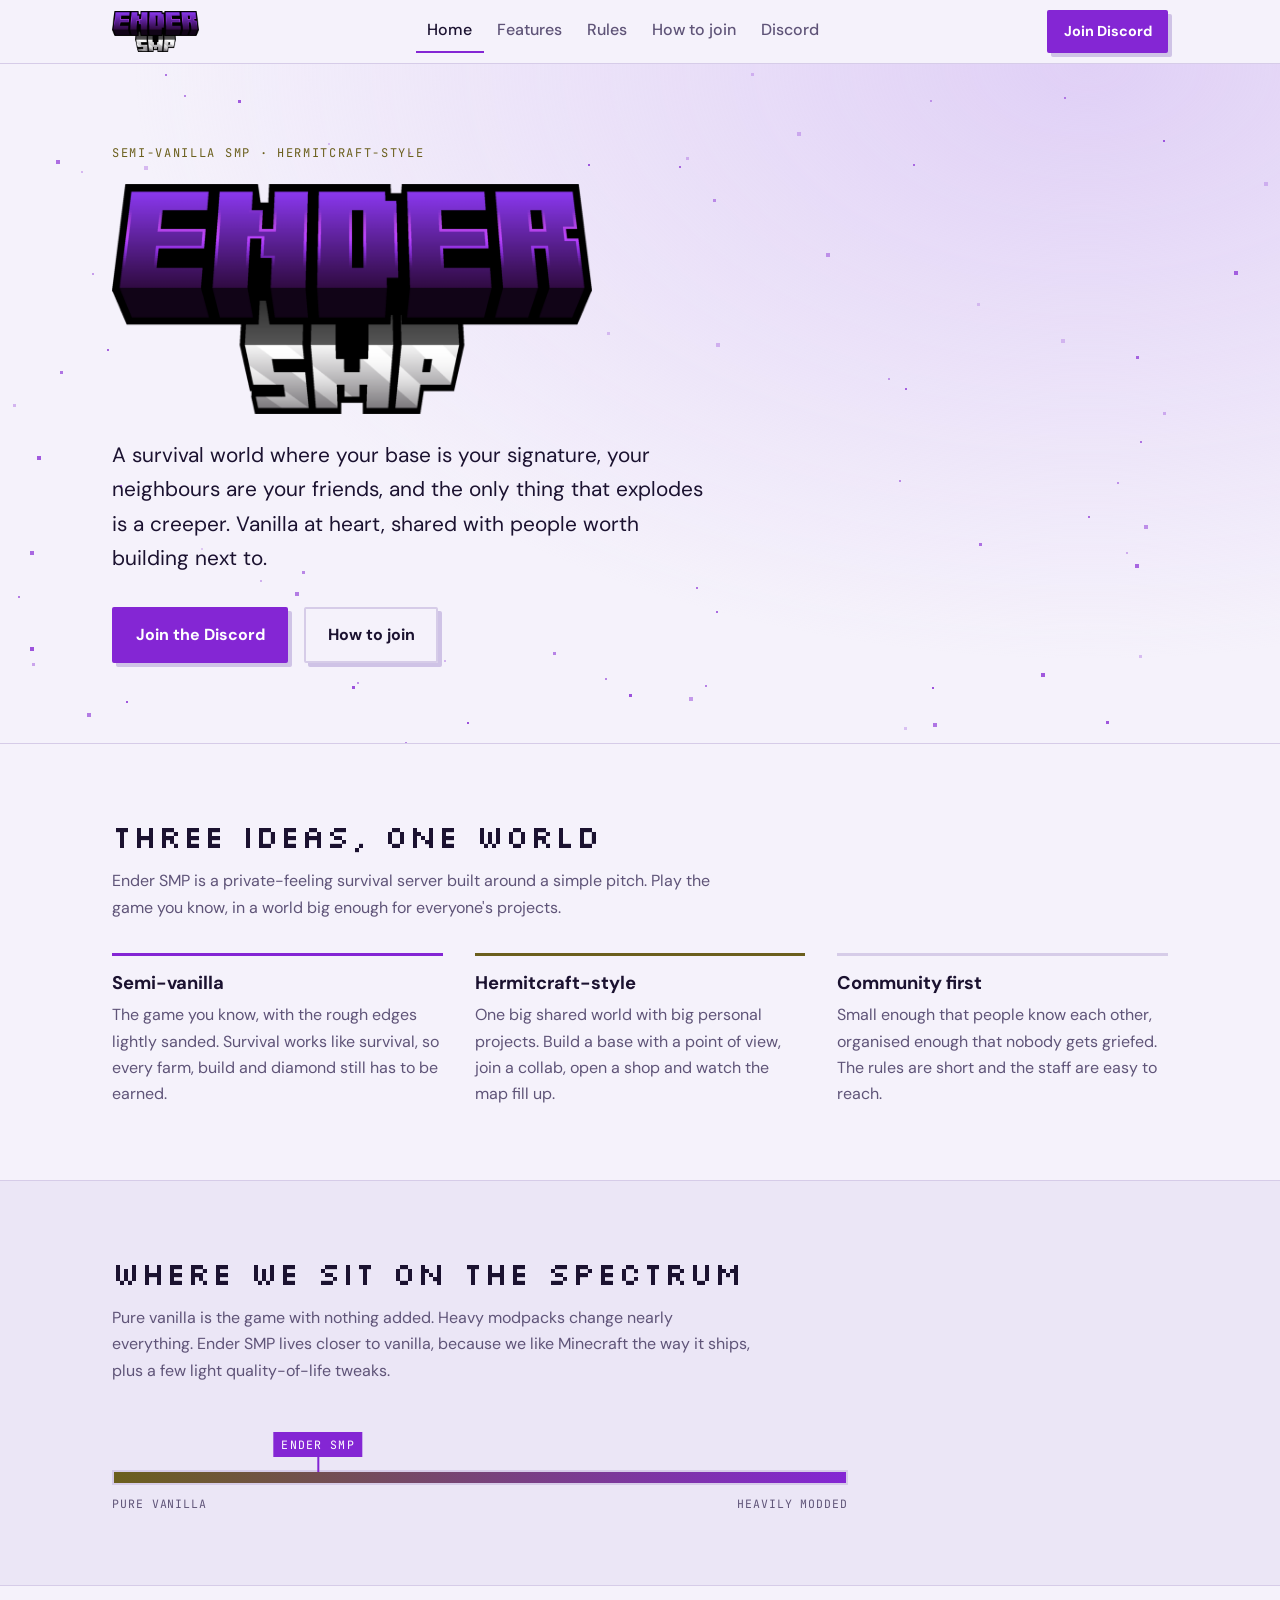
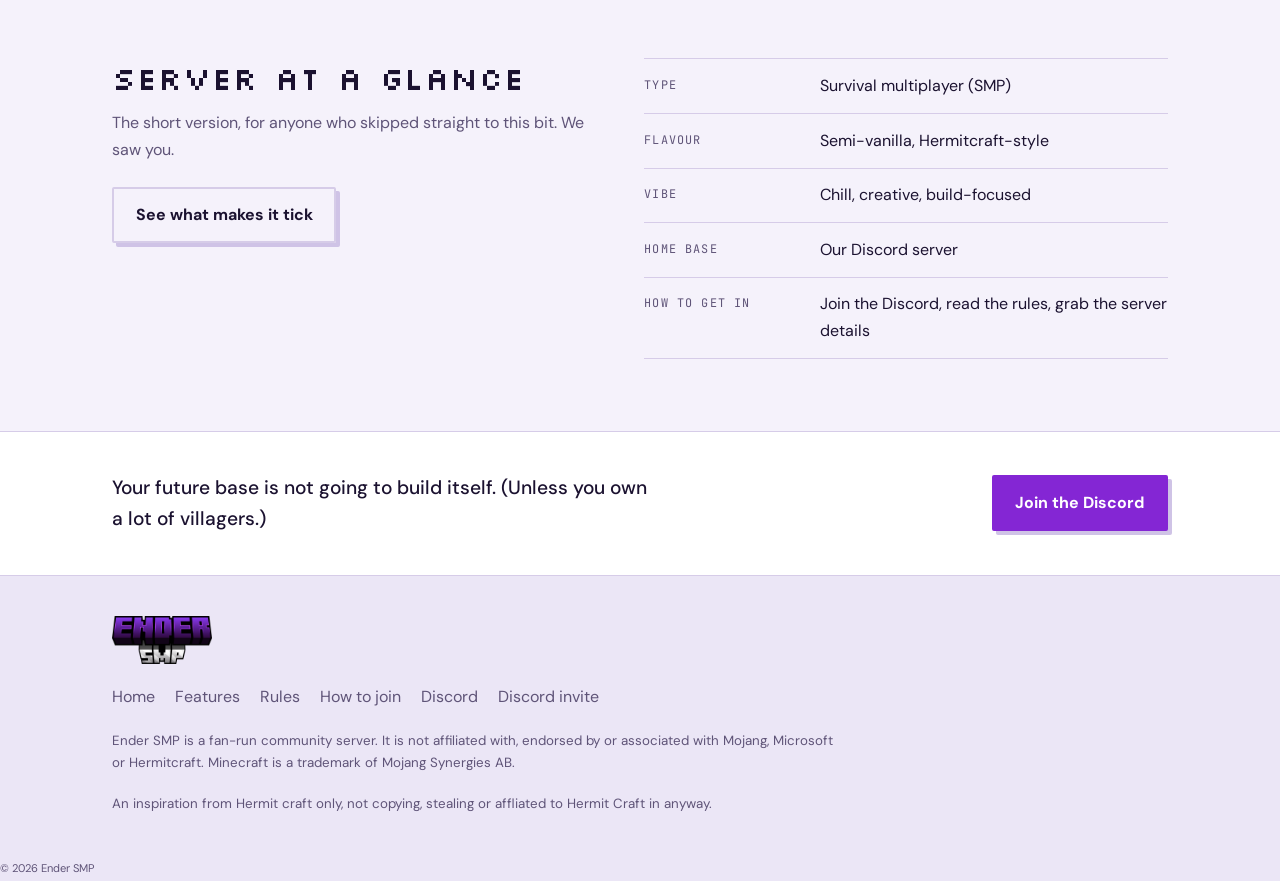
<file: index.html>
<!DOCTYPE html>
<html lang="en">
<head>
    <meta charset="UTF-8">
    <title>Ender SMP</title>
    
    <!-- Insert the favicon link below -->
    <link rel="icon" type="image/x-icon" href="/favicon.png">
</head>
<body>
<!doctype html><html><head><meta charset=utf8><meta name=viewport content="width=device-width,initial-scale=1,viewport-fit=cover"><style>:root{color-scheme:light;box-sizing:border-box;padding-top:env(safe-area-inset-top,0px);padding-bottom:env(safe-area-inset-bottom,0px)}html{scroll-padding-top:env(safe-area-inset-top,0px)}body{margin:0;padding:0;font:14px -apple-system,BlinkMacSystemFont,sans-serif;background:#faf9f5;color:#141413}img{max-width:100%}[hidden]:not([hidden=until-found i]){display:none!important}</style></head><body>
<title>Ender SMP</title>
<link rel="stylesheet" href="https://fonts.googleapis.com/css2?family=DM+Sans:wght@400;500;700&family=JetBrains+Mono:wght@400;500&family=Silkscreen&display=swap">
<style>
/* Layout concept: left-aligned pages with ruled sections and hard pixel shadows; the logo carries the hero. */
:root {
  --bg: #110c1b;
  --bg-2: #181027;
  --surface: #1e1530;
  --line: #33264d;
  --ink: #efeaf8;
  --muted: #a79bc2;
  --accent: #b765ff;
  --accent-ink: #14091f;
  --stone: #e3d9a3;
  --shadow: #05030a;
  --glow: #34194f;
  --display: "Silkscreen", "Courier New", monospace;
  --body: "DM Sans", system-ui, -apple-system, "Segoe UI", sans-serif;
  --mono: "JetBrains Mono", ui-monospace, "SFMono-Regular", Menlo, monospace;
  color-scheme: dark;
}
@media (prefers-color-scheme: light) {
  :root:not([data-theme="dark"]) {
    --bg: #f5f2fb;
    --bg-2: #ebe6f6;
    --surface: #ffffff;
    --line: #d6cce8;
    --ink: #1b1230;
    --muted: #5f5478;
    --accent: #8426d4;
    --accent-ink: #ffffff;
    --stone: #6b5f1d;
    --shadow: #cfc3e6;
    --glow: #e0d0f6;
    color-scheme: light;
  }
}
:root[data-theme="light"] {
  --bg: #f5f2fb;
  --bg-2: #ebe6f6;
  --surface: #ffffff;
  --line: #d6cce8;
  --ink: #1b1230;
  --muted: #5f5478;
  --accent: #8426d4;
  --accent-ink: #ffffff;
  --stone: #6b5f1d;
  --shadow: #cfc3e6;
  --glow: #e0d0f6;
  color-scheme: light;
}

* { box-sizing: border-box; }
html { scroll-behavior: smooth; }
body {
  margin: 0;
  background: var(--bg);
  color: var(--ink);
  font: 1rem/1.65 var(--body);
  -webkit-font-smoothing: antialiased;
}
img { max-width: 100%; height: auto; display: block; }
a { color: var(--accent); text-underline-offset: 3px; }
a:focus-visible, button:focus-visible, summary:focus-visible {
  outline: 3px solid var(--stone);
  outline-offset: 3px;
}
.wrap { max-width: 68rem; margin-inline: auto; padding-inline: 1rem; }

/* Header */
.site-head {
  position: sticky;
  top: env(safe-area-inset-top, 0px);
  z-index: 10;
  background: color-mix(in srgb, var(--bg) 90%, transparent);
  -webkit-backdrop-filter: blur(10px);
  backdrop-filter: blur(10px);
  border-bottom: 1px solid var(--line);
}
.bar {
  display: flex;
  flex-wrap: wrap;
  align-items: center;
  justify-content: space-between;
  gap: 0.25rem 1.25rem;
  padding-block: 0.6rem;
}
.brand { display: block; line-height: 0; }
.brand img { height: 2.6rem; width: auto; }
.site-nav {
  display: flex;
  gap: 0.15rem;
  min-width: 0;
  max-width: 100%;
  overflow-x: auto;
  white-space: nowrap;
}
.site-nav a {
  color: var(--muted);
  text-decoration: none;
  padding: 0.45rem 0.7rem;
  border-bottom: 2px solid transparent;
  font-weight: 500;
}
.site-nav a:hover { color: var(--ink); }
.site-nav a[aria-current="page"] { color: var(--ink); border-bottom-color: var(--accent); }
.bar .btn { padding: 0.5rem 0.9rem; font-size: 0.9rem; }
@media (max-width: 760px) {
  .site-nav { order: 3; flex-basis: 100%; }
}

/* Buttons */
.btn {
  display: inline-block;
  background: var(--accent);
  color: var(--accent-ink);
  font-weight: 700;
  text-decoration: none;
  padding: 0.8rem 1.35rem;
  border: 2px solid var(--accent);
  border-radius: 2px;
  box-shadow: 4px 4px 0 var(--shadow);
  transition: transform 0.12s ease, box-shadow 0.12s ease;
  cursor: pointer;
  font-family: var(--body);
  font-size: 1rem;
}
.btn:hover { transform: translate(2px, 2px); box-shadow: 2px 2px 0 var(--shadow); }
.btn.ghost { background: transparent; color: var(--ink); border-color: var(--line); }
.btn.ghost:hover { border-color: var(--accent); }
.cta-row { display: flex; flex-wrap: wrap; gap: 1rem; margin-top: 2rem; }

/* Hero */
.hero {
  position: relative;
  overflow: hidden;
  border-bottom: 1px solid var(--line);
  background: radial-gradient(ellipse at 85% 0%, var(--glow), transparent 62%), var(--bg);
}
.hero canvas {
  position: absolute;
  inset: 0;
  width: 100%;
  height: 100%;
  pointer-events: none;
}
.hero .wrap { position: relative; padding-block: clamp(2.5rem, 7vw, 5rem); }
.eyebrow {
  font-family: var(--mono);
  font-size: 0.75rem;
  letter-spacing: 0.14em;
  text-transform: uppercase;
  color: var(--stone);
  margin: 0 0 1.25rem;
}
.logo-h1 { margin: 0; line-height: 0; }
.logo-h1 img { width: min(30rem, 100%); }
.lede {
  max-width: 38rem;
  font-size: clamp(1.05rem, 2.2vw, 1.3rem);
  margin: 1.5rem 0 0;
}

/* Sections */
.sec { padding-block: clamp(2.5rem, 6vw, 4.5rem); }
.sec.alt { background: var(--bg-2); border-block: 1px solid var(--line); }
h2 {
  font-family: var(--display);
  font-size: clamp(1.35rem, 3.6vw, 2rem);
  font-weight: 400;
  letter-spacing: 0.03em;
  line-height: 1.25;
  text-wrap: balance;
  margin: 0 0 0.75rem;
}
h3 { font-size: 1.15rem; margin: 0 0 0.4rem; line-height: 1.3; }
.sec-intro { color: var(--muted); max-width: 40rem; margin: 0 0 2rem; }
p { margin: 0 0 1rem; }

.page-head {
  padding-block: clamp(2.5rem, 6vw, 4rem) clamp(1.5rem, 4vw, 2.5rem);
  border-bottom: 1px solid var(--line);
  background: radial-gradient(ellipse at 90% 0%, var(--glow), transparent 60%), var(--bg);
}
.page-head h1 {
  font-family: var(--display);
  font-weight: 400;
  font-size: clamp(1.8rem, 6vw, 3.2rem);
  letter-spacing: 0.03em;
  line-height: 1.15;
  text-wrap: balance;
  margin: 0 0 1rem;
}
.page-head .lede { margin-top: 0; }

/* Pillars and grids */
.grid {
  display: grid;
  grid-template-columns: repeat(auto-fit, minmax(15rem, 1fr));
  gap: 2rem;
}
.grid.four { grid-template-columns: repeat(auto-fit, minmax(13rem, 1fr)); }
.pillar { border-top: 3px solid var(--accent); padding-top: 1rem; min-width: 0; }
.pillar p { color: var(--muted); margin: 0; }
.pillar.stone { border-top-color: var(--stone); }
.pillar.plain { border-top-color: var(--line); }

/* Vanilla spectrum */
.spectrum { position: relative; margin-top: 3rem; padding-top: 2.4rem; max-width: 46rem; }
.track {
  height: 0.9rem;
  background: linear-gradient(90deg, var(--stone), var(--accent));
  border: 2px solid var(--line);
}
.marker {
  position: absolute;
  left: 28%;
  top: 0;
  transform: translateX(-50%);
  font-family: var(--mono);
  font-size: 0.72rem;
  letter-spacing: 0.1em;
  text-transform: uppercase;
  background: var(--accent);
  color: var(--accent-ink);
  padding: 0.2rem 0.5rem;
  white-space: nowrap;
}
.marker::after {
  content: "";
  position: absolute;
  left: 50%;
  top: 100%;
  width: 2px;
  height: 0.9rem;
  margin-left: -1px;
  background: var(--accent);
}
.ends {
  display: flex;
  justify-content: space-between;
  gap: 1rem;
  margin-top: 0.6rem;
  font-family: var(--mono);
  font-size: 0.72rem;
  letter-spacing: 0.08em;
  text-transform: uppercase;
  color: var(--muted);
}

/* Split layout and definition list */
.split { display: grid; grid-template-columns: 1fr; gap: 2rem; align-items: start; }
.split > * { min-width: 0; }
@media (min-width: 800px) { .split { grid-template-columns: 1fr 1.1fr; gap: 3.5rem; } }
.glance { display: grid; grid-template-columns: minmax(6.5rem, 11rem) 1fr; margin: 0; }
.glance dt, .glance dd { padding: 0.85rem 0; border-bottom: 1px solid var(--line); min-width: 0; }
.glance dt:first-of-type, .glance dd:first-of-type { border-top: 1px solid var(--line); }
.glance dt {
  font-family: var(--mono);
  font-size: 0.74rem;
  letter-spacing: 0.1em;
  text-transform: uppercase;
  color: var(--muted);
  padding-right: 1rem;
  padding-top: 1.05rem;
}
.glance dd { margin: 0; }

/* Band */
.band { background: var(--surface); border-top: 1px solid var(--line); }
.band .wrap {
  display: flex;
  flex-wrap: wrap;
  align-items: center;
  justify-content: space-between;
  gap: 1.5rem;
  padding-block: 2.5rem;
}
.band p { font-size: 1.2rem; font-weight: 500; margin: 0; max-width: 34rem; }

/* Rules and FAQ */
.rules { max-width: 46rem; border-bottom: 1px solid var(--line); }
details.rule { border-top: 1px solid var(--line); }
details.rule summary {
  cursor: pointer;
  list-style: none;
  display: flex;
  gap: 1rem;
  align-items: baseline;
  padding: 1.05rem 0;
  font-weight: 700;
  font-size: 1.05rem;
}
details.rule summary::-webkit-details-marker { display: none; }
details.rule summary::after { content: "+"; margin-left: auto; font-family: var(--mono); color: var(--muted); }
details.rule[open] summary::after { content: "\2013"; }
.rn { font-family: var(--mono); color: var(--accent); min-width: 2.2ch; font-size: 0.9rem; }
details.rule p { margin: 0 0 1.1rem 3.2rem; color: var(--muted); max-width: 40rem; }
details.faq p { margin-left: 0; }
.note { color: var(--muted); font-size: 0.95rem; max-width: 46rem; margin-top: 1.5rem; }

/* Steps */
ol.steps { list-style: none; counter-reset: s; display: grid; gap: 2rem; padding: 0; margin: 0; max-width: 46rem; }
ol.steps li { display: grid; grid-template-columns: auto 1fr; gap: 1.25rem; counter-increment: s; }
ol.steps li::before {
  content: counter(s);
  font-family: var(--display);
  font-size: 1.5rem;
  color: var(--accent);
  border: 2px solid var(--line);
  background: var(--surface);
  width: 3.2rem;
  height: 3.2rem;
  display: grid;
  place-items: center;
}
ol.steps li > div { min-width: 0; }
ol.steps p { color: var(--muted); margin: 0 0 0.75rem; }

/* Discord card */
.discord-card {
  border: 2px solid var(--accent);
  background: var(--surface);
  padding: clamp(1.25rem, 4vw, 2.5rem);
  box-shadow: 6px 6px 0 var(--shadow);
  max-width: 46rem;
}
.discord-card h2 { margin-bottom: 0.5rem; }
.discord-card p { color: var(--muted); }
.link-row { display: flex; flex-wrap: wrap; align-items: center; gap: 0.75rem; margin-top: 1.25rem; }
code.link {
  font-family: var(--mono);
  font-size: 0.9rem;
  word-break: break-all;
  background: var(--bg);
  border: 1px solid var(--line);
  padding: 0.55rem 0.8rem;
  min-width: 0;
}
.copy-status { font-family: var(--mono); font-size: 0.78rem; color: var(--stone); min-height: 1.2em; margin: 0.5rem 0 0; }
ul.ticks { list-style: none; padding: 0; margin: 0; display: grid; gap: 0.9rem; max-width: 40rem; }
ul.ticks li { padding-left: 1.6rem; position: relative; }
ul.ticks li::before {
  content: "";
  position: absolute;
  left: 0;
  top: 0.6em;
  width: 0.6rem;
  height: 0.6rem;
  background: var(--accent);
  box-shadow: 0.25rem 0.25rem 0 var(--stone);
}

/* Footer */
.foot { border-top: 1px solid var(--line); background: var(--bg-2); }
.foot .wrap { display: grid; gap: 1.25rem; padding-block: 2.5rem; }
.foot nav { display: flex; flex-wrap: wrap; gap: 0.5rem 1.25rem; }
.foot nav a { color: var(--muted); text-decoration: none; }
.foot nav a:hover { color: var(--ink); }
.foot small { color: var(--muted); max-width: 46rem; line-height: 1.6; }
.foot .brand img { height: 3rem; }

@media (prefers-reduced-motion: reduce) {
  html { scroll-behavior: auto; }
  .btn { transition: none; }
}

</style>
<header class="site-head">
<div class="wrap bar">
<a class="brand" href="index.html" aria-label="Ender SMP home"><img src="logo.png" alt="Ender SMP" width="1024" height="491"></a>
<nav class="site-nav" aria-label="Main"><a href="index.html" aria-current="page">Home</a><a href="features.html">Features</a><a href="rules.html">Rules</a><a href="join.html">How to join</a><a href="discord.html">Discord</a></nav>
<a class="btn" href="https://discord.gg/aFs7jXPnTN" target="_blank" rel="noopener">Join Discord</a>
</div>
</header>
<main>
<section class="hero">
<canvas id="stars" aria-hidden="true"></canvas>
<div class="wrap">
<p class="eyebrow">Semi-vanilla SMP &middot; Hermitcraft-style</p>
<h1 class="logo-h1"><img src="logo.png" alt="Ender SMP" width="1024" height="491"></h1>
<p class="lede">A survival world where your base is your signature, your neighbours are your friends, and the only thing that explodes is a creeper. Vanilla at heart, shared with people worth building next to.</p>
<div class="cta-row">
<a class="btn" href="https://discord.gg/aFs7jXPnTN" target="_blank" rel="noopener">Join the Discord</a>
<a class="btn ghost" href="join.html">How to join</a>
</div>
</div>
</section>

<section class="sec">
<div class="wrap">
<h2>Three ideas, one world</h2>
<p class="sec-intro">Ender SMP is a private-feeling survival server built around a simple pitch. Play the game you know, in a world big enough for everyone's projects.</p>
<div class="grid">
<div class="pillar"><h3>Semi-vanilla</h3><p>The game you know, with the rough edges lightly sanded. Survival works like survival, so every farm, build and diamond still has to be earned.</p></div>
<div class="pillar stone"><h3>Hermitcraft-style</h3><p>One big shared world with big personal projects. Build a base with a point of view, join a collab, open a shop and watch the map fill up.</p></div>
<div class="pillar plain"><h3>Community first</h3><p>Small enough that people know each other, organised enough that nobody gets griefed. The rules are short and the staff are easy to reach.</p></div>
</div>
</div>
</section>

<section class="sec alt">
<div class="wrap">
<h2>Where we sit on the spectrum</h2>
<p class="sec-intro">Pure vanilla is the game with nothing added. Heavy modpacks change nearly everything. Ender SMP lives closer to vanilla, because we like Minecraft the way it ships, plus a few light quality-of-life tweaks.</p>
<div class="spectrum" role="img" aria-label="A scale from pure vanilla to heavily modded, with Ender SMP closer to the vanilla end.">
<span class="marker">Ender SMP</span>
<div class="track"></div>
<div class="ends"><span>Pure vanilla</span><span>Heavily modded</span></div>
</div>
</div>
</section>

<section class="sec">
<div class="wrap split">
<div>
<h2>Server at a glance</h2>
<p class="sec-intro" style="margin-bottom:1.5rem">The short version, for anyone who skipped straight to this bit. We saw you.</p>
<a class="btn ghost" href="features.html">See what makes it tick</a>
</div>
<dl class="glance">
<dt>Type</dt><dd>Survival multiplayer (SMP)</dd>
<dt>Flavour</dt><dd>Semi-vanilla, Hermitcraft-style</dd>
<dt>Vibe</dt><dd>Chill, creative, build-focused</dd>
<dt>Home base</dt><dd>Our Discord server</dd>
<dt>How to get in</dt><dd>Join the Discord, read the rules, grab the server details</dd>
</dl>
</div>
</section>
<section class="band">
<div class="wrap">
<p>Your future base is not going to build itself. (Unless you own a lot of villagers.)</p>
<a class="btn" href="https://discord.gg/aFs7jXPnTN" target="_blank" rel="noopener">Join the Discord</a>
</div>
</section>
</main>
<footer class="foot">
<div class="wrap">
<a class="brand" href="index.html" aria-label="Ender SMP home"><img src="logo.png" alt="Ender SMP" width="1024" height="491"></a>
<nav aria-label="Footer"><a href="index.html">Home</a><a href="features.html">Features</a><a href="rules.html">Rules</a><a href="join.html">How to join</a><a href="discord.html">Discord</a><a href="https://discord.gg/aFs7jXPnTN" target="_blank" rel="noopener">Discord invite</a></nav>
<small>Ender SMP is a fan-run community server. It is not affiliated with, endorsed by or associated with Mojang, Microsoft or Hermitcraft. Minecraft is a trademark of Mojang Synergies AB.</small>
<small>An inspiration from Hermit craft only, not copying, stealing or affliated to Hermit Craft in anyway.
</div>
<small>&copy; 2026 Ender SMP</small>
</div>
</footer>
<script>
(function () {
  var c = document.getElementById('stars');
  if (c && c.getContext) {
    var x = c.getContext('2d'), w = 0, h = 0, p = [];
    var calm = window.matchMedia && window.matchMedia('(prefers-reduced-motion: reduce)').matches;
    var size = function () {
      w = c.width = c.offsetWidth; h = c.height = c.offsetHeight;
      var n = Math.min(80, Math.floor(w * h / 9000));
      p = [];
      for (var i = 0; i < n; i++) {
        p.push({ x: Math.random() * w, y: Math.random() * h, s: 2 + Math.floor(Math.random() * 3), v: 0.08 + Math.random() * 0.25, a: 0.2 + Math.random() * 0.6 });
      }
    };
    var draw = function () {
      x.clearRect(0, 0, w, h);
      var col = getComputedStyle(document.documentElement).getPropertyValue('--accent').trim() || '#b765ff';
      x.fillStyle = col;
      for (var i = 0; i < p.length; i++) {
        var q = p[i];
        x.globalAlpha = q.a;
        x.fillRect(Math.round(q.x), Math.round(q.y), q.s, q.s);
        if (!calm) { q.y -= q.v; if (q.y < -4) { q.y = h + 4; q.x = Math.random() * w; } }
      }
      x.globalAlpha = 1;
      if (!calm) requestAnimationFrame(draw);
    };
    size(); draw();
    window.addEventListener('resize', function () { size(); if (calm) draw(); });
  }
  var btns = document.querySelectorAll('[data-copy]');
  Array.prototype.forEach.call(btns, function (b) {
    b.addEventListener('click', function () {
      var text = b.getAttribute('data-copy');
      var status = document.getElementById('copy-status');
      var done = function (msg) { if (status) status.textContent = msg; };
      var fallback = function () {
        var el = document.getElementById('invite-text');
        if (el && window.getSelection) {
          var r = document.createRange(); r.selectNodeContents(el);
          var s = window.getSelection(); s.removeAllRanges(); s.addRange(r);
        }
        done('Link selected. Press Ctrl+C (or long-press) to copy it.');
      };
      if (navigator.clipboard && navigator.clipboard.writeText) {
        navigator.clipboard.writeText(text).then(function () { done('Copied. Go forth and join.'); }, fallback);
      } else { fallback(); }
    });
  });
})();
</script>

</body></html>
</file>
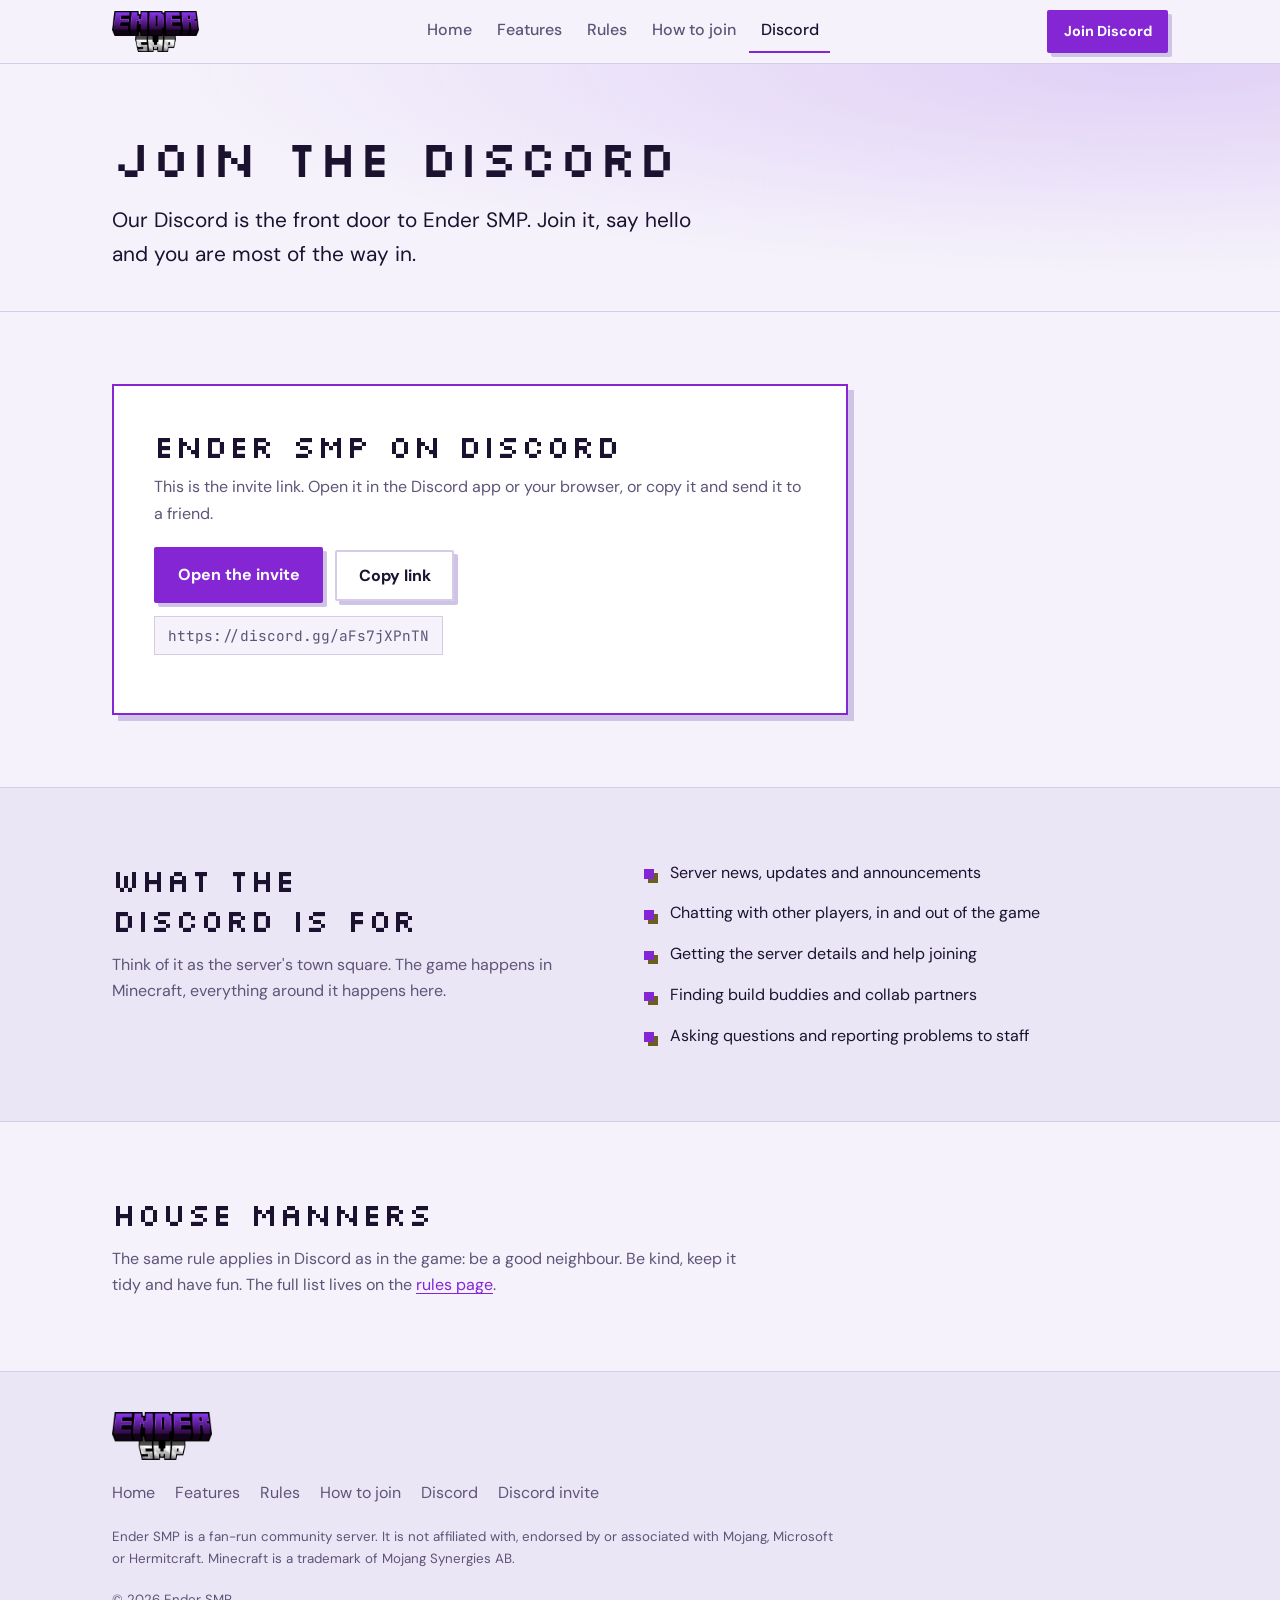
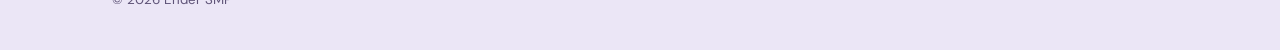
<file: discord.html>
<!doctype html>
<html lang="en">
<head>
<meta charset="utf-8">
<meta name="viewport" content="width=device-width, initial-scale=1, viewport-fit=cover">
<title>Discord | Ender SMP</title>
<link rel="stylesheet" href="https://fonts.googleapis.com/css2?family=DM+Sans:wght@400;500;700&family=JetBrains+Mono:wght@400;500&family=Silkscreen&display=swap">
<style>
/* Layout concept: left-aligned pages with ruled sections and hard pixel shadows; the logo carries the hero. */
:root {
  --bg: #110c1b;
  --bg-2: #181027;
  --surface: #1e1530;
  --line: #33264d;
  --ink: #efeaf8;
  --muted: #a79bc2;
  --accent: #b765ff;
  --accent-ink: #14091f;
  --stone: #e3d9a3;
  --shadow: #05030a;
  --glow: #34194f;
  --display: "Silkscreen", "Courier New", monospace;
  --body: "DM Sans", system-ui, -apple-system, "Segoe UI", sans-serif;
  --mono: "JetBrains Mono", ui-monospace, "SFMono-Regular", Menlo, monospace;
  color-scheme: dark;
}
@media (prefers-color-scheme: light) {
  :root:not([data-theme="dark"]) {
    --bg: #f5f2fb;
    --bg-2: #ebe6f6;
    --surface: #ffffff;
    --line: #d6cce8;
    --ink: #1b1230;
    --muted: #5f5478;
    --accent: #8426d4;
    --accent-ink: #ffffff;
    --stone: #6b5f1d;
    --shadow: #cfc3e6;
    --glow: #e0d0f6;
    color-scheme: light;
  }
}
:root[data-theme="light"] {
  --bg: #f5f2fb;
  --bg-2: #ebe6f6;
  --surface: #ffffff;
  --line: #d6cce8;
  --ink: #1b1230;
  --muted: #5f5478;
  --accent: #8426d4;
  --accent-ink: #ffffff;
  --stone: #6b5f1d;
  --shadow: #cfc3e6;
  --glow: #e0d0f6;
  color-scheme: light;
}

* { box-sizing: border-box; }
html { scroll-behavior: smooth; }
body {
  margin: 0;
  background: var(--bg);
  color: var(--ink);
  font: 1rem/1.65 var(--body);
  -webkit-font-smoothing: antialiased;
}
img { max-width: 100%; height: auto; display: block; }
a { color: var(--accent); text-underline-offset: 3px; }
a:focus-visible, button:focus-visible, summary:focus-visible {
  outline: 3px solid var(--stone);
  outline-offset: 3px;
}
.wrap { max-width: 68rem; margin-inline: auto; padding-inline: 1rem; }

/* Header */
.site-head {
  position: sticky;
  top: env(safe-area-inset-top, 0px);
  z-index: 10;
  background: color-mix(in srgb, var(--bg) 90%, transparent);
  -webkit-backdrop-filter: blur(10px);
  backdrop-filter: blur(10px);
  border-bottom: 1px solid var(--line);
}
.bar {
  display: flex;
  flex-wrap: wrap;
  align-items: center;
  justify-content: space-between;
  gap: 0.25rem 1.25rem;
  padding-block: 0.6rem;
}
.brand { display: block; line-height: 0; }
.brand img { height: 2.6rem; width: auto; }
.site-nav {
  display: flex;
  gap: 0.15rem;
  min-width: 0;
  max-width: 100%;
  overflow-x: auto;
  white-space: nowrap;
}
.site-nav a {
  color: var(--muted);
  text-decoration: none;
  padding: 0.45rem 0.7rem;
  border-bottom: 2px solid transparent;
  font-weight: 500;
}
.site-nav a:hover { color: var(--ink); }
.site-nav a[aria-current="page"] { color: var(--ink); border-bottom-color: var(--accent); }
.bar .btn { padding: 0.5rem 0.9rem; font-size: 0.9rem; }
@media (max-width: 760px) {
  .site-nav { order: 3; flex-basis: 100%; }
}

/* Buttons */
.btn {
  display: inline-block;
  background: var(--accent);
  color: var(--accent-ink);
  font-weight: 700;
  text-decoration: none;
  padding: 0.8rem 1.35rem;
  border: 2px solid var(--accent);
  border-radius: 2px;
  box-shadow: 4px 4px 0 var(--shadow);
  transition: transform 0.12s ease, box-shadow 0.12s ease;
  cursor: pointer;
  font-family: var(--body);
  font-size: 1rem;
}
.btn:hover { transform: translate(2px, 2px); box-shadow: 2px 2px 0 var(--shadow); }
.btn.ghost { background: transparent; color: var(--ink); border-color: var(--line); }
.btn.ghost:hover { border-color: var(--accent); }
.cta-row { display: flex; flex-wrap: wrap; gap: 1rem; margin-top: 2rem; }

/* Hero */
.hero {
  position: relative;
  overflow: hidden;
  border-bottom: 1px solid var(--line);
  background: radial-gradient(ellipse at 85% 0%, var(--glow), transparent 62%), var(--bg);
}
.hero canvas {
  position: absolute;
  inset: 0;
  width: 100%;
  height: 100%;
  pointer-events: none;
}
.hero .wrap { position: relative; padding-block: clamp(2.5rem, 7vw, 5rem); }
.eyebrow {
  font-family: var(--mono);
  font-size: 0.75rem;
  letter-spacing: 0.14em;
  text-transform: uppercase;
  color: var(--stone);
  margin: 0 0 1.25rem;
}
.logo-h1 { margin: 0; line-height: 0; }
.logo-h1 img { width: min(30rem, 100%); }
.lede {
  max-width: 38rem;
  font-size: clamp(1.05rem, 2.2vw, 1.3rem);
  margin: 1.5rem 0 0;
}

/* Sections */
.sec { padding-block: clamp(2.5rem, 6vw, 4.5rem); }
.sec.alt { background: var(--bg-2); border-block: 1px solid var(--line); }
h2 {
  font-family: var(--display);
  font-size: clamp(1.35rem, 3.6vw, 2rem);
  font-weight: 400;
  letter-spacing: 0.03em;
  line-height: 1.25;
  text-wrap: balance;
  margin: 0 0 0.75rem;
}
h3 { font-size: 1.15rem; margin: 0 0 0.4rem; line-height: 1.3; }
.sec-intro { color: var(--muted); max-width: 40rem; margin: 0 0 2rem; }
p { margin: 0 0 1rem; }

.page-head {
  padding-block: clamp(2.5rem, 6vw, 4rem) clamp(1.5rem, 4vw, 2.5rem);
  border-bottom: 1px solid var(--line);
  background: radial-gradient(ellipse at 90% 0%, var(--glow), transparent 60%), var(--bg);
}
.page-head h1 {
  font-family: var(--display);
  font-weight: 400;
  font-size: clamp(1.8rem, 6vw, 3.2rem);
  letter-spacing: 0.03em;
  line-height: 1.15;
  text-wrap: balance;
  margin: 0 0 1rem;
}
.page-head .lede { margin-top: 0; }

/* Pillars and grids */
.grid {
  display: grid;
  grid-template-columns: repeat(auto-fit, minmax(15rem, 1fr));
  gap: 2rem;
}
.grid.four { grid-template-columns: repeat(auto-fit, minmax(13rem, 1fr)); }
.pillar { border-top: 3px solid var(--accent); padding-top: 1rem; min-width: 0; }
.pillar p { color: var(--muted); margin: 0; }
.pillar.stone { border-top-color: var(--stone); }
.pillar.plain { border-top-color: var(--line); }

/* Vanilla spectrum */
.spectrum { position: relative; margin-top: 3rem; padding-top: 2.4rem; max-width: 46rem; }
.track {
  height: 0.9rem;
  background: linear-gradient(90deg, var(--stone), var(--accent));
  border: 2px solid var(--line);
}
.marker {
  position: absolute;
  left: 28%;
  top: 0;
  transform: translateX(-50%);
  font-family: var(--mono);
  font-size: 0.72rem;
  letter-spacing: 0.1em;
  text-transform: uppercase;
  background: var(--accent);
  color: var(--accent-ink);
  padding: 0.2rem 0.5rem;
  white-space: nowrap;
}
.marker::after {
  content: "";
  position: absolute;
  left: 50%;
  top: 100%;
  width: 2px;
  height: 0.9rem;
  margin-left: -1px;
  background: var(--accent);
}
.ends {
  display: flex;
  justify-content: space-between;
  gap: 1rem;
  margin-top: 0.6rem;
  font-family: var(--mono);
  font-size: 0.72rem;
  letter-spacing: 0.08em;
  text-transform: uppercase;
  color: var(--muted);
}

/* Split layout and definition list */
.split { display: grid; grid-template-columns: 1fr; gap: 2rem; align-items: start; }
.split > * { min-width: 0; }
@media (min-width: 800px) { .split { grid-template-columns: 1fr 1.1fr; gap: 3.5rem; } }
.glance { display: grid; grid-template-columns: minmax(6.5rem, 11rem) 1fr; margin: 0; }
.glance dt, .glance dd { padding: 0.85rem 0; border-bottom: 1px solid var(--line); min-width: 0; }
.glance dt:first-of-type, .glance dd:first-of-type { border-top: 1px solid var(--line); }
.glance dt {
  font-family: var(--mono);
  font-size: 0.74rem;
  letter-spacing: 0.1em;
  text-transform: uppercase;
  color: var(--muted);
  padding-right: 1rem;
  padding-top: 1.05rem;
}
.glance dd { margin: 0; }

/* Band */
.band { background: var(--surface); border-top: 1px solid var(--line); }
.band .wrap {
  display: flex;
  flex-wrap: wrap;
  align-items: center;
  justify-content: space-between;
  gap: 1.5rem;
  padding-block: 2.5rem;
}
.band p { font-size: 1.2rem; font-weight: 500; margin: 0; max-width: 34rem; }

/* Rules and FAQ */
.rules { max-width: 46rem; border-bottom: 1px solid var(--line); }
details.rule { border-top: 1px solid var(--line); }
details.rule summary {
  cursor: pointer;
  list-style: none;
  display: flex;
  gap: 1rem;
  align-items: baseline;
  padding: 1.05rem 0;
  font-weight: 700;
  font-size: 1.05rem;
}
details.rule summary::-webkit-details-marker { display: none; }
details.rule summary::after { content: "+"; margin-left: auto; font-family: var(--mono); color: var(--muted); }
details.rule[open] summary::after { content: "\2013"; }
.rn { font-family: var(--mono); color: var(--accent); min-width: 2.2ch; font-size: 0.9rem; }
details.rule p { margin: 0 0 1.1rem 3.2rem; color: var(--muted); max-width: 40rem; }
details.faq p { margin-left: 0; }
.note { color: var(--muted); font-size: 0.95rem; max-width: 46rem; margin-top: 1.5rem; }

/* Steps */
ol.steps { list-style: none; counter-reset: s; display: grid; gap: 2rem; padding: 0; margin: 0; max-width: 46rem; }
ol.steps li { display: grid; grid-template-columns: auto 1fr; gap: 1.25rem; counter-increment: s; }
ol.steps li::before {
  content: counter(s);
  font-family: var(--display);
  font-size: 1.5rem;
  color: var(--accent);
  border: 2px solid var(--line);
  background: var(--surface);
  width: 3.2rem;
  height: 3.2rem;
  display: grid;
  place-items: center;
}
ol.steps li > div { min-width: 0; }
ol.steps p { color: var(--muted); margin: 0 0 0.75rem; }

/* Discord card */
.discord-card {
  border: 2px solid var(--accent);
  background: var(--surface);
  padding: clamp(1.25rem, 4vw, 2.5rem);
  box-shadow: 6px 6px 0 var(--shadow);
  max-width: 46rem;
}
.discord-card h2 { margin-bottom: 0.5rem; }
.discord-card p { color: var(--muted); }
.link-row { display: flex; flex-wrap: wrap; align-items: center; gap: 0.75rem; margin-top: 1.25rem; }
code.link {
  font-family: var(--mono);
  font-size: 0.9rem;
  word-break: break-all;
  background: var(--bg);
  border: 1px solid var(--line);
  padding: 0.55rem 0.8rem;
  min-width: 0;
}
.copy-status { font-family: var(--mono); font-size: 0.78rem; color: var(--stone); min-height: 1.2em; margin: 0.5rem 0 0; }
ul.ticks { list-style: none; padding: 0; margin: 0; display: grid; gap: 0.9rem; max-width: 40rem; }
ul.ticks li { padding-left: 1.6rem; position: relative; }
ul.ticks li::before {
  content: "";
  position: absolute;
  left: 0;
  top: 0.6em;
  width: 0.6rem;
  height: 0.6rem;
  background: var(--accent);
  box-shadow: 0.25rem 0.25rem 0 var(--stone);
}

/* Footer */
.foot { border-top: 1px solid var(--line); background: var(--bg-2); }
.foot .wrap { display: grid; gap: 1.25rem; padding-block: 2.5rem; }
.foot nav { display: flex; flex-wrap: wrap; gap: 0.5rem 1.25rem; }
.foot nav a { color: var(--muted); text-decoration: none; }
.foot nav a:hover { color: var(--ink); }
.foot small { color: var(--muted); max-width: 46rem; line-height: 1.6; }
.foot .brand img { height: 3rem; }

@media (prefers-reduced-motion: reduce) {
  html { scroll-behavior: auto; }
  .btn { transition: none; }
}

</style>
</head>
<body>
<header class="site-head">
<div class="wrap bar">
<a class="brand" href="index.html" aria-label="Ender SMP home"><img src="logo.png" alt="Ender SMP" width="1024" height="491"></a>
<nav class="site-nav" aria-label="Main"><a href="index.html">Home</a><a href="features.html">Features</a><a href="rules.html">Rules</a><a href="join.html">How to join</a><a href="discord.html" aria-current="page">Discord</a></nav>
<a class="btn" href="https://discord.gg/aFs7jXPnTN" target="_blank" rel="noopener">Join Discord</a>
</div>
</header>
<main>
<section class="page-head">
<div class="wrap">
<h1>Join the Discord</h1>
<p class="lede">Our Discord is the front door to Ender SMP. Join it, say hello and you are most of the way in.</p>
</div>
</section>

<section class="sec">
<div class="wrap">
<div class="discord-card">
<h2>Ender SMP on Discord</h2>
<p>This is the invite link. Open it in the Discord app or your browser, or copy it and send it to a friend.</p>
<div class="link-row">
<a class="btn" href="https://discord.gg/aFs7jXPnTN" target="_blank" rel="noopener">Open the invite</a>
<button class="btn ghost" type="button" id="copy-invite" data-copy="https://discord.gg/aFs7jXPnTN">Copy link</button>
</div>
<p style="margin-top:1.25rem;margin-bottom:0"><code class="link" id="invite-text">https://discord.gg/aFs7jXPnTN</code></p>
<p class="copy-status" id="copy-status" role="status" aria-live="polite"></p>
</div>
</div>
</section>

<section class="sec alt">
<div class="wrap split">
<div>
<h2>What the Discord is for</h2>
<p class="sec-intro">Think of it as the server's town square. The game happens in Minecraft, everything around it happens here.</p>
</div>
<ul class="ticks">
<li>Server news, updates and announcements</li>
<li>Chatting with other players, in and out of the game</li>
<li>Getting the server details and help joining</li>
<li>Finding build buddies and collab partners</li>
<li>Asking questions and reporting problems to staff</li>
</ul>
</div>
</section>

<section class="sec">
<div class="wrap">
<h2>House manners</h2>
<p class="sec-intro" style="margin-bottom:0">The same rule applies in Discord as in the game: be a good neighbour. Be kind, keep it tidy and have fun. The full list lives on the <a href="rules.html">rules page</a>.</p>
</div>
</section>
</main>
<footer class="foot">
<div class="wrap">
<a class="brand" href="index.html" aria-label="Ender SMP home"><img src="logo.png" alt="Ender SMP" width="1024" height="491"></a>
<nav aria-label="Footer"><a href="index.html">Home</a><a href="features.html">Features</a><a href="rules.html">Rules</a><a href="join.html">How to join</a><a href="discord.html">Discord</a><a href="https://discord.gg/aFs7jXPnTN" target="_blank" rel="noopener">Discord invite</a></nav>
<small>Ender SMP is a fan-run community server. It is not affiliated with, endorsed by or associated with Mojang, Microsoft or Hermitcraft. Minecraft is a trademark of Mojang Synergies AB.</small>
<small>&copy; 2026 Ender SMP</small>
</div>
</footer>
<script>
(function () {
  var c = document.getElementById('stars');
  if (c && c.getContext) {
    var x = c.getContext('2d'), w = 0, h = 0, p = [];
    var calm = window.matchMedia && window.matchMedia('(prefers-reduced-motion: reduce)').matches;
    var size = function () {
      w = c.width = c.offsetWidth; h = c.height = c.offsetHeight;
      var n = Math.min(80, Math.floor(w * h / 9000));
      p = [];
      for (var i = 0; i < n; i++) {
        p.push({ x: Math.random() * w, y: Math.random() * h, s: 2 + Math.floor(Math.random() * 3), v: 0.08 + Math.random() * 0.25, a: 0.2 + Math.random() * 0.6 });
      }
    };
    var draw = function () {
      x.clearRect(0, 0, w, h);
      var col = getComputedStyle(document.documentElement).getPropertyValue('--accent').trim() || '#b765ff';
      x.fillStyle = col;
      for (var i = 0; i < p.length; i++) {
        var q = p[i];
        x.globalAlpha = q.a;
        x.fillRect(Math.round(q.x), Math.round(q.y), q.s, q.s);
        if (!calm) { q.y -= q.v; if (q.y < -4) { q.y = h + 4; q.x = Math.random() * w; } }
      }
      x.globalAlpha = 1;
      if (!calm) requestAnimationFrame(draw);
    };
    size(); draw();
    window.addEventListener('resize', function () { size(); if (calm) draw(); });
  }
  var btns = document.querySelectorAll('[data-copy]');
  Array.prototype.forEach.call(btns, function (b) {
    b.addEventListener('click', function () {
      var text = b.getAttribute('data-copy');
      var status = document.getElementById('copy-status');
      var done = function (msg) { if (status) status.textContent = msg; };
      var fallback = function () {
        var el = document.getElementById('invite-text');
        if (el && window.getSelection) {
          var r = document.createRange(); r.selectNodeContents(el);
          var s = window.getSelection(); s.removeAllRanges(); s.addRange(r);
        }
        done('Link selected. Press Ctrl+C (or long-press) to copy it.');
      };
      if (navigator.clipboard && navigator.clipboard.writeText) {
        navigator.clipboard.writeText(text).then(function () { done('Copied. Go forth and join.'); }, fallback);
      } else { fallback(); }
    });
  });
})();
</script>
</body>
</html>
</file>
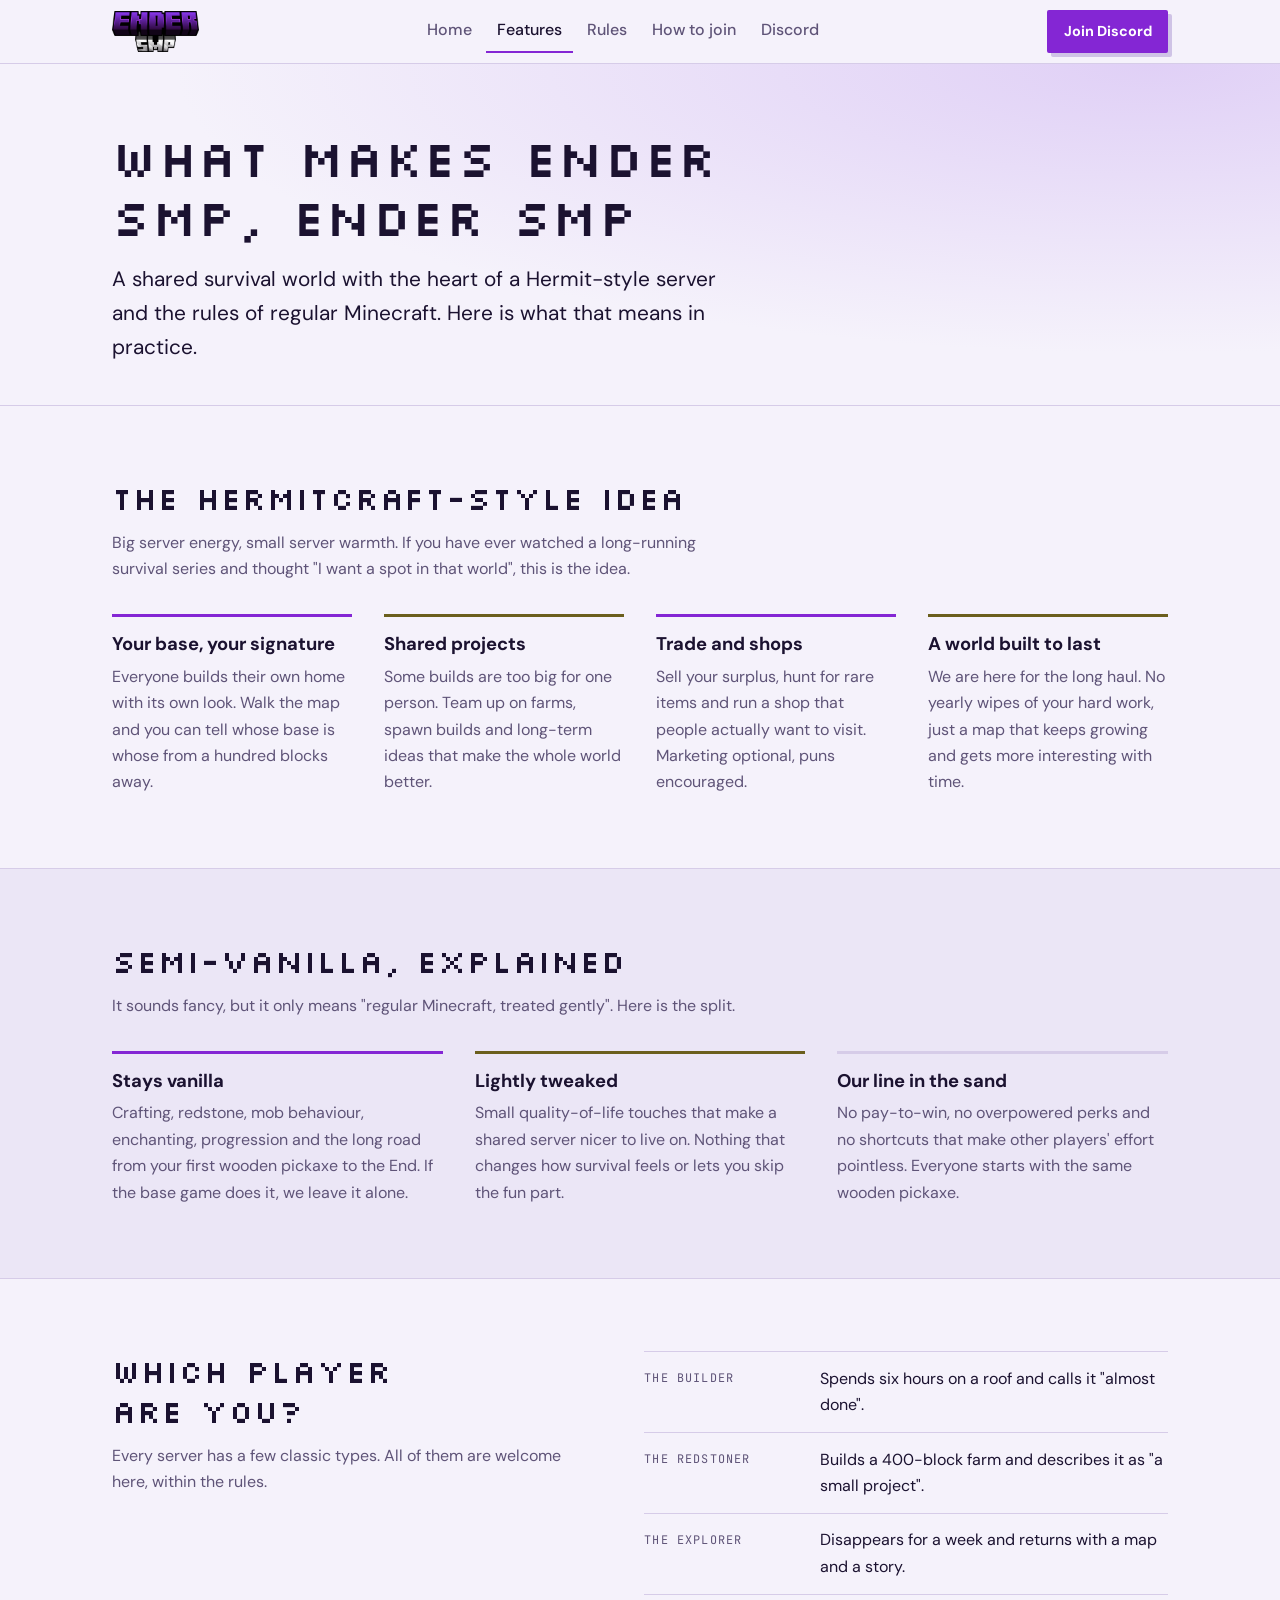
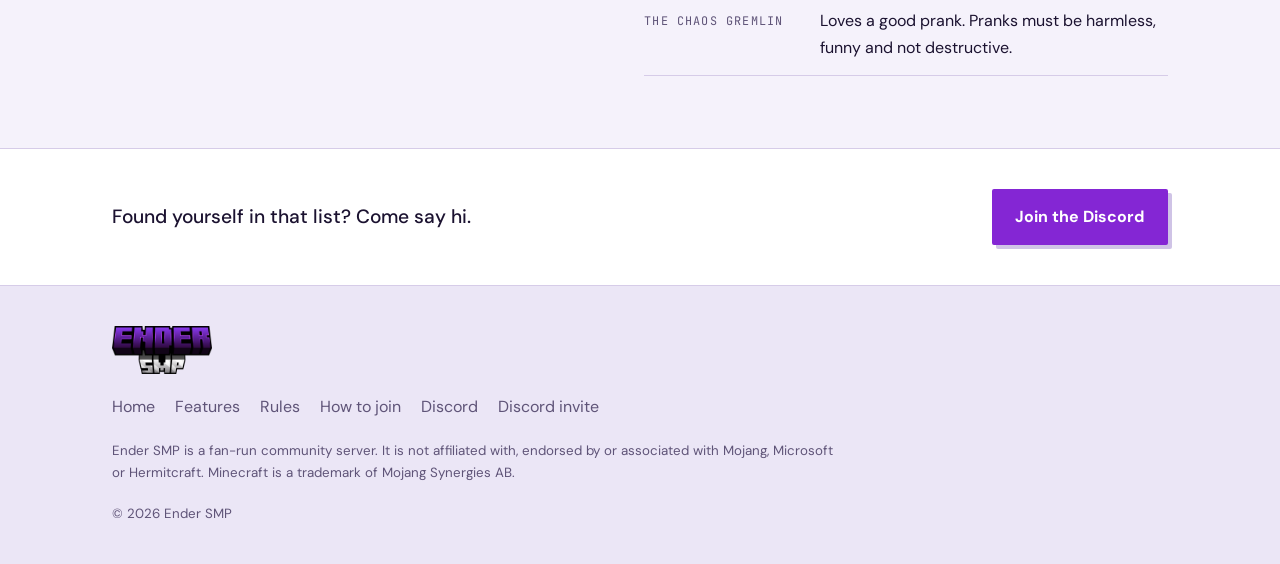
<file: features.html>
<!doctype html>
<html lang="en">
<head>
<meta charset="utf-8">
<meta name="viewport" content="width=device-width, initial-scale=1, viewport-fit=cover">
<title>Features | Ender SMP</title>
<link rel="stylesheet" href="https://fonts.googleapis.com/css2?family=DM+Sans:wght@400;500;700&family=JetBrains+Mono:wght@400;500&family=Silkscreen&display=swap">
<style>
/* Layout concept: left-aligned pages with ruled sections and hard pixel shadows; the logo carries the hero. */
:root {
  --bg: #110c1b;
  --bg-2: #181027;
  --surface: #1e1530;
  --line: #33264d;
  --ink: #efeaf8;
  --muted: #a79bc2;
  --accent: #b765ff;
  --accent-ink: #14091f;
  --stone: #e3d9a3;
  --shadow: #05030a;
  --glow: #34194f;
  --display: "Silkscreen", "Courier New", monospace;
  --body: "DM Sans", system-ui, -apple-system, "Segoe UI", sans-serif;
  --mono: "JetBrains Mono", ui-monospace, "SFMono-Regular", Menlo, monospace;
  color-scheme: dark;
}
@media (prefers-color-scheme: light) {
  :root:not([data-theme="dark"]) {
    --bg: #f5f2fb;
    --bg-2: #ebe6f6;
    --surface: #ffffff;
    --line: #d6cce8;
    --ink: #1b1230;
    --muted: #5f5478;
    --accent: #8426d4;
    --accent-ink: #ffffff;
    --stone: #6b5f1d;
    --shadow: #cfc3e6;
    --glow: #e0d0f6;
    color-scheme: light;
  }
}
:root[data-theme="light"] {
  --bg: #f5f2fb;
  --bg-2: #ebe6f6;
  --surface: #ffffff;
  --line: #d6cce8;
  --ink: #1b1230;
  --muted: #5f5478;
  --accent: #8426d4;
  --accent-ink: #ffffff;
  --stone: #6b5f1d;
  --shadow: #cfc3e6;
  --glow: #e0d0f6;
  color-scheme: light;
}

* { box-sizing: border-box; }
html { scroll-behavior: smooth; }
body {
  margin: 0;
  background: var(--bg);
  color: var(--ink);
  font: 1rem/1.65 var(--body);
  -webkit-font-smoothing: antialiased;
}
img { max-width: 100%; height: auto; display: block; }
a { color: var(--accent); text-underline-offset: 3px; }
a:focus-visible, button:focus-visible, summary:focus-visible {
  outline: 3px solid var(--stone);
  outline-offset: 3px;
}
.wrap { max-width: 68rem; margin-inline: auto; padding-inline: 1rem; }

/* Header */
.site-head {
  position: sticky;
  top: env(safe-area-inset-top, 0px);
  z-index: 10;
  background: color-mix(in srgb, var(--bg) 90%, transparent);
  -webkit-backdrop-filter: blur(10px);
  backdrop-filter: blur(10px);
  border-bottom: 1px solid var(--line);
}
.bar {
  display: flex;
  flex-wrap: wrap;
  align-items: center;
  justify-content: space-between;
  gap: 0.25rem 1.25rem;
  padding-block: 0.6rem;
}
.brand { display: block; line-height: 0; }
.brand img { height: 2.6rem; width: auto; }
.site-nav {
  display: flex;
  gap: 0.15rem;
  min-width: 0;
  max-width: 100%;
  overflow-x: auto;
  white-space: nowrap;
}
.site-nav a {
  color: var(--muted);
  text-decoration: none;
  padding: 0.45rem 0.7rem;
  border-bottom: 2px solid transparent;
  font-weight: 500;
}
.site-nav a:hover { color: var(--ink); }
.site-nav a[aria-current="page"] { color: var(--ink); border-bottom-color: var(--accent); }
.bar .btn { padding: 0.5rem 0.9rem; font-size: 0.9rem; }
@media (max-width: 760px) {
  .site-nav { order: 3; flex-basis: 100%; }
}

/* Buttons */
.btn {
  display: inline-block;
  background: var(--accent);
  color: var(--accent-ink);
  font-weight: 700;
  text-decoration: none;
  padding: 0.8rem 1.35rem;
  border: 2px solid var(--accent);
  border-radius: 2px;
  box-shadow: 4px 4px 0 var(--shadow);
  transition: transform 0.12s ease, box-shadow 0.12s ease;
  cursor: pointer;
  font-family: var(--body);
  font-size: 1rem;
}
.btn:hover { transform: translate(2px, 2px); box-shadow: 2px 2px 0 var(--shadow); }
.btn.ghost { background: transparent; color: var(--ink); border-color: var(--line); }
.btn.ghost:hover { border-color: var(--accent); }
.cta-row { display: flex; flex-wrap: wrap; gap: 1rem; margin-top: 2rem; }

/* Hero */
.hero {
  position: relative;
  overflow: hidden;
  border-bottom: 1px solid var(--line);
  background: radial-gradient(ellipse at 85% 0%, var(--glow), transparent 62%), var(--bg);
}
.hero canvas {
  position: absolute;
  inset: 0;
  width: 100%;
  height: 100%;
  pointer-events: none;
}
.hero .wrap { position: relative; padding-block: clamp(2.5rem, 7vw, 5rem); }
.eyebrow {
  font-family: var(--mono);
  font-size: 0.75rem;
  letter-spacing: 0.14em;
  text-transform: uppercase;
  color: var(--stone);
  margin: 0 0 1.25rem;
}
.logo-h1 { margin: 0; line-height: 0; }
.logo-h1 img { width: min(30rem, 100%); }
.lede {
  max-width: 38rem;
  font-size: clamp(1.05rem, 2.2vw, 1.3rem);
  margin: 1.5rem 0 0;
}

/* Sections */
.sec { padding-block: clamp(2.5rem, 6vw, 4.5rem); }
.sec.alt { background: var(--bg-2); border-block: 1px solid var(--line); }
h2 {
  font-family: var(--display);
  font-size: clamp(1.35rem, 3.6vw, 2rem);
  font-weight: 400;
  letter-spacing: 0.03em;
  line-height: 1.25;
  text-wrap: balance;
  margin: 0 0 0.75rem;
}
h3 { font-size: 1.15rem; margin: 0 0 0.4rem; line-height: 1.3; }
.sec-intro { color: var(--muted); max-width: 40rem; margin: 0 0 2rem; }
p { margin: 0 0 1rem; }

.page-head {
  padding-block: clamp(2.5rem, 6vw, 4rem) clamp(1.5rem, 4vw, 2.5rem);
  border-bottom: 1px solid var(--line);
  background: radial-gradient(ellipse at 90% 0%, var(--glow), transparent 60%), var(--bg);
}
.page-head h1 {
  font-family: var(--display);
  font-weight: 400;
  font-size: clamp(1.8rem, 6vw, 3.2rem);
  letter-spacing: 0.03em;
  line-height: 1.15;
  text-wrap: balance;
  margin: 0 0 1rem;
}
.page-head .lede { margin-top: 0; }

/* Pillars and grids */
.grid {
  display: grid;
  grid-template-columns: repeat(auto-fit, minmax(15rem, 1fr));
  gap: 2rem;
}
.grid.four { grid-template-columns: repeat(auto-fit, minmax(13rem, 1fr)); }
.pillar { border-top: 3px solid var(--accent); padding-top: 1rem; min-width: 0; }
.pillar p { color: var(--muted); margin: 0; }
.pillar.stone { border-top-color: var(--stone); }
.pillar.plain { border-top-color: var(--line); }

/* Vanilla spectrum */
.spectrum { position: relative; margin-top: 3rem; padding-top: 2.4rem; max-width: 46rem; }
.track {
  height: 0.9rem;
  background: linear-gradient(90deg, var(--stone), var(--accent));
  border: 2px solid var(--line);
}
.marker {
  position: absolute;
  left: 28%;
  top: 0;
  transform: translateX(-50%);
  font-family: var(--mono);
  font-size: 0.72rem;
  letter-spacing: 0.1em;
  text-transform: uppercase;
  background: var(--accent);
  color: var(--accent-ink);
  padding: 0.2rem 0.5rem;
  white-space: nowrap;
}
.marker::after {
  content: "";
  position: absolute;
  left: 50%;
  top: 100%;
  width: 2px;
  height: 0.9rem;
  margin-left: -1px;
  background: var(--accent);
}
.ends {
  display: flex;
  justify-content: space-between;
  gap: 1rem;
  margin-top: 0.6rem;
  font-family: var(--mono);
  font-size: 0.72rem;
  letter-spacing: 0.08em;
  text-transform: uppercase;
  color: var(--muted);
}

/* Split layout and definition list */
.split { display: grid; grid-template-columns: 1fr; gap: 2rem; align-items: start; }
.split > * { min-width: 0; }
@media (min-width: 800px) { .split { grid-template-columns: 1fr 1.1fr; gap: 3.5rem; } }
.glance { display: grid; grid-template-columns: minmax(6.5rem, 11rem) 1fr; margin: 0; }
.glance dt, .glance dd { padding: 0.85rem 0; border-bottom: 1px solid var(--line); min-width: 0; }
.glance dt:first-of-type, .glance dd:first-of-type { border-top: 1px solid var(--line); }
.glance dt {
  font-family: var(--mono);
  font-size: 0.74rem;
  letter-spacing: 0.1em;
  text-transform: uppercase;
  color: var(--muted);
  padding-right: 1rem;
  padding-top: 1.05rem;
}
.glance dd { margin: 0; }

/* Band */
.band { background: var(--surface); border-top: 1px solid var(--line); }
.band .wrap {
  display: flex;
  flex-wrap: wrap;
  align-items: center;
  justify-content: space-between;
  gap: 1.5rem;
  padding-block: 2.5rem;
}
.band p { font-size: 1.2rem; font-weight: 500; margin: 0; max-width: 34rem; }

/* Rules and FAQ */
.rules { max-width: 46rem; border-bottom: 1px solid var(--line); }
details.rule { border-top: 1px solid var(--line); }
details.rule summary {
  cursor: pointer;
  list-style: none;
  display: flex;
  gap: 1rem;
  align-items: baseline;
  padding: 1.05rem 0;
  font-weight: 700;
  font-size: 1.05rem;
}
details.rule summary::-webkit-details-marker { display: none; }
details.rule summary::after { content: "+"; margin-left: auto; font-family: var(--mono); color: var(--muted); }
details.rule[open] summary::after { content: "\2013"; }
.rn { font-family: var(--mono); color: var(--accent); min-width: 2.2ch; font-size: 0.9rem; }
details.rule p { margin: 0 0 1.1rem 3.2rem; color: var(--muted); max-width: 40rem; }
details.faq p { margin-left: 0; }
.note { color: var(--muted); font-size: 0.95rem; max-width: 46rem; margin-top: 1.5rem; }

/* Steps */
ol.steps { list-style: none; counter-reset: s; display: grid; gap: 2rem; padding: 0; margin: 0; max-width: 46rem; }
ol.steps li { display: grid; grid-template-columns: auto 1fr; gap: 1.25rem; counter-increment: s; }
ol.steps li::before {
  content: counter(s);
  font-family: var(--display);
  font-size: 1.5rem;
  color: var(--accent);
  border: 2px solid var(--line);
  background: var(--surface);
  width: 3.2rem;
  height: 3.2rem;
  display: grid;
  place-items: center;
}
ol.steps li > div { min-width: 0; }
ol.steps p { color: var(--muted); margin: 0 0 0.75rem; }

/* Discord card */
.discord-card {
  border: 2px solid var(--accent);
  background: var(--surface);
  padding: clamp(1.25rem, 4vw, 2.5rem);
  box-shadow: 6px 6px 0 var(--shadow);
  max-width: 46rem;
}
.discord-card h2 { margin-bottom: 0.5rem; }
.discord-card p { color: var(--muted); }
.link-row { display: flex; flex-wrap: wrap; align-items: center; gap: 0.75rem; margin-top: 1.25rem; }
code.link {
  font-family: var(--mono);
  font-size: 0.9rem;
  word-break: break-all;
  background: var(--bg);
  border: 1px solid var(--line);
  padding: 0.55rem 0.8rem;
  min-width: 0;
}
.copy-status { font-family: var(--mono); font-size: 0.78rem; color: var(--stone); min-height: 1.2em; margin: 0.5rem 0 0; }
ul.ticks { list-style: none; padding: 0; margin: 0; display: grid; gap: 0.9rem; max-width: 40rem; }
ul.ticks li { padding-left: 1.6rem; position: relative; }
ul.ticks li::before {
  content: "";
  position: absolute;
  left: 0;
  top: 0.6em;
  width: 0.6rem;
  height: 0.6rem;
  background: var(--accent);
  box-shadow: 0.25rem 0.25rem 0 var(--stone);
}

/* Footer */
.foot { border-top: 1px solid var(--line); background: var(--bg-2); }
.foot .wrap { display: grid; gap: 1.25rem; padding-block: 2.5rem; }
.foot nav { display: flex; flex-wrap: wrap; gap: 0.5rem 1.25rem; }
.foot nav a { color: var(--muted); text-decoration: none; }
.foot nav a:hover { color: var(--ink); }
.foot small { color: var(--muted); max-width: 46rem; line-height: 1.6; }
.foot .brand img { height: 3rem; }

@media (prefers-reduced-motion: reduce) {
  html { scroll-behavior: auto; }
  .btn { transition: none; }
}

</style>
</head>
<body>
<header class="site-head">
<div class="wrap bar">
<a class="brand" href="index.html" aria-label="Ender SMP home"><img src="logo.png" alt="Ender SMP" width="1024" height="491"></a>
<nav class="site-nav" aria-label="Main"><a href="index.html">Home</a><a href="features.html" aria-current="page">Features</a><a href="rules.html">Rules</a><a href="join.html">How to join</a><a href="discord.html">Discord</a></nav>
<a class="btn" href="https://discord.gg/aFs7jXPnTN" target="_blank" rel="noopener">Join Discord</a>
</div>
</header>
<main>
<section class="page-head">
<div class="wrap">
<h1>What makes Ender SMP, Ender SMP</h1>
<p class="lede">A shared survival world with the heart of a Hermit-style server and the rules of regular Minecraft. Here is what that means in practice.</p>
</div>
</section>

<section class="sec">
<div class="wrap">
<h2>The Hermitcraft-style idea</h2>
<p class="sec-intro">Big server energy, small server warmth. If you have ever watched a long-running survival series and thought "I want a spot in that world", this is the idea.</p>
<div class="grid four">
<div class="pillar"><h3>Your base, your signature</h3><p>Everyone builds their own home with its own look. Walk the map and you can tell whose base is whose from a hundred blocks away.</p></div>
<div class="pillar stone"><h3>Shared projects</h3><p>Some builds are too big for one person. Team up on farms, spawn builds and long-term ideas that make the whole world better.</p></div>
<div class="pillar"><h3>Trade and shops</h3><p>Sell your surplus, hunt for rare items and run a shop that people actually want to visit. Marketing optional, puns encouraged.</p></div>
<div class="pillar stone"><h3>A world built to last</h3><p>We are here for the long haul. No yearly wipes of your hard work, just a map that keeps growing and gets more interesting with time.</p></div>
</div>
</div>
</section>

<section class="sec alt">
<div class="wrap">
<h2>Semi-vanilla, explained</h2>
<p class="sec-intro">It sounds fancy, but it only means "regular Minecraft, treated gently". Here is the split.</p>
<div class="grid">
<div class="pillar"><h3>Stays vanilla</h3><p>Crafting, redstone, mob behaviour, enchanting, progression and the long road from your first wooden pickaxe to the End. If the base game does it, we leave it alone.</p></div>
<div class="pillar stone"><h3>Lightly tweaked</h3><p>Small quality-of-life touches that make a shared server nicer to live on. Nothing that changes how survival feels or lets you skip the fun part.</p></div>
<div class="pillar plain"><h3>Our line in the sand</h3><p>No pay-to-win, no overpowered perks and no shortcuts that make other players' effort pointless. Everyone starts with the same wooden pickaxe.</p></div>
</div>
</div>
</section>

<section class="sec">
<div class="wrap split">
<div>
<h2>Which player are you?</h2>
<p class="sec-intro">Every server has a few classic types. All of them are welcome here, within the rules.</p>
</div>
<dl class="glance">
<dt>The Builder</dt><dd>Spends six hours on a roof and calls it "almost done".</dd>
<dt>The Redstoner</dt><dd>Builds a 400-block farm and describes it as "a small project".</dd>
<dt>The Explorer</dt><dd>Disappears for a week and returns with a map and a story.</dd>
<dt>The Chaos Gremlin</dt><dd>Loves a good prank. Pranks must be harmless, funny and not destructive.</dd>
</dl>
</div>
</section>
<section class="band">
<div class="wrap">
<p>Found yourself in that list? Come say hi.</p>
<a class="btn" href="https://discord.gg/aFs7jXPnTN" target="_blank" rel="noopener">Join the Discord</a>
</div>
</section>
</main>
<footer class="foot">
<div class="wrap">
<a class="brand" href="index.html" aria-label="Ender SMP home"><img src="logo.png" alt="Ender SMP" width="1024" height="491"></a>
<nav aria-label="Footer"><a href="index.html">Home</a><a href="features.html">Features</a><a href="rules.html">Rules</a><a href="join.html">How to join</a><a href="discord.html">Discord</a><a href="https://discord.gg/aFs7jXPnTN" target="_blank" rel="noopener">Discord invite</a></nav>
<small>Ender SMP is a fan-run community server. It is not affiliated with, endorsed by or associated with Mojang, Microsoft or Hermitcraft. Minecraft is a trademark of Mojang Synergies AB.</small>
<small>&copy; 2026 Ender SMP</small>
</div>
</footer>
<script>
(function () {
  var c = document.getElementById('stars');
  if (c && c.getContext) {
    var x = c.getContext('2d'), w = 0, h = 0, p = [];
    var calm = window.matchMedia && window.matchMedia('(prefers-reduced-motion: reduce)').matches;
    var size = function () {
      w = c.width = c.offsetWidth; h = c.height = c.offsetHeight;
      var n = Math.min(80, Math.floor(w * h / 9000));
      p = [];
      for (var i = 0; i < n; i++) {
        p.push({ x: Math.random() * w, y: Math.random() * h, s: 2 + Math.floor(Math.random() * 3), v: 0.08 + Math.random() * 0.25, a: 0.2 + Math.random() * 0.6 });
      }
    };
    var draw = function () {
      x.clearRect(0, 0, w, h);
      var col = getComputedStyle(document.documentElement).getPropertyValue('--accent').trim() || '#b765ff';
      x.fillStyle = col;
      for (var i = 0; i < p.length; i++) {
        var q = p[i];
        x.globalAlpha = q.a;
        x.fillRect(Math.round(q.x), Math.round(q.y), q.s, q.s);
        if (!calm) { q.y -= q.v; if (q.y < -4) { q.y = h + 4; q.x = Math.random() * w; } }
      }
      x.globalAlpha = 1;
      if (!calm) requestAnimationFrame(draw);
    };
    size(); draw();
    window.addEventListener('resize', function () { size(); if (calm) draw(); });
  }
  var btns = document.querySelectorAll('[data-copy]');
  Array.prototype.forEach.call(btns, function (b) {
    b.addEventListener('click', function () {
      var text = b.getAttribute('data-copy');
      var status = document.getElementById('copy-status');
      var done = function (msg) { if (status) status.textContent = msg; };
      var fallback = function () {
        var el = document.getElementById('invite-text');
        if (el && window.getSelection) {
          var r = document.createRange(); r.selectNodeContents(el);
          var s = window.getSelection(); s.removeAllRanges(); s.addRange(r);
        }
        done('Link selected. Press Ctrl+C (or long-press) to copy it.');
      };
      if (navigator.clipboard && navigator.clipboard.writeText) {
        navigator.clipboard.writeText(text).then(function () { done('Copied. Go forth and join.'); }, fallback);
      } else { fallback(); }
    });
  });
})();
</script>
</body>
</html>
</file>
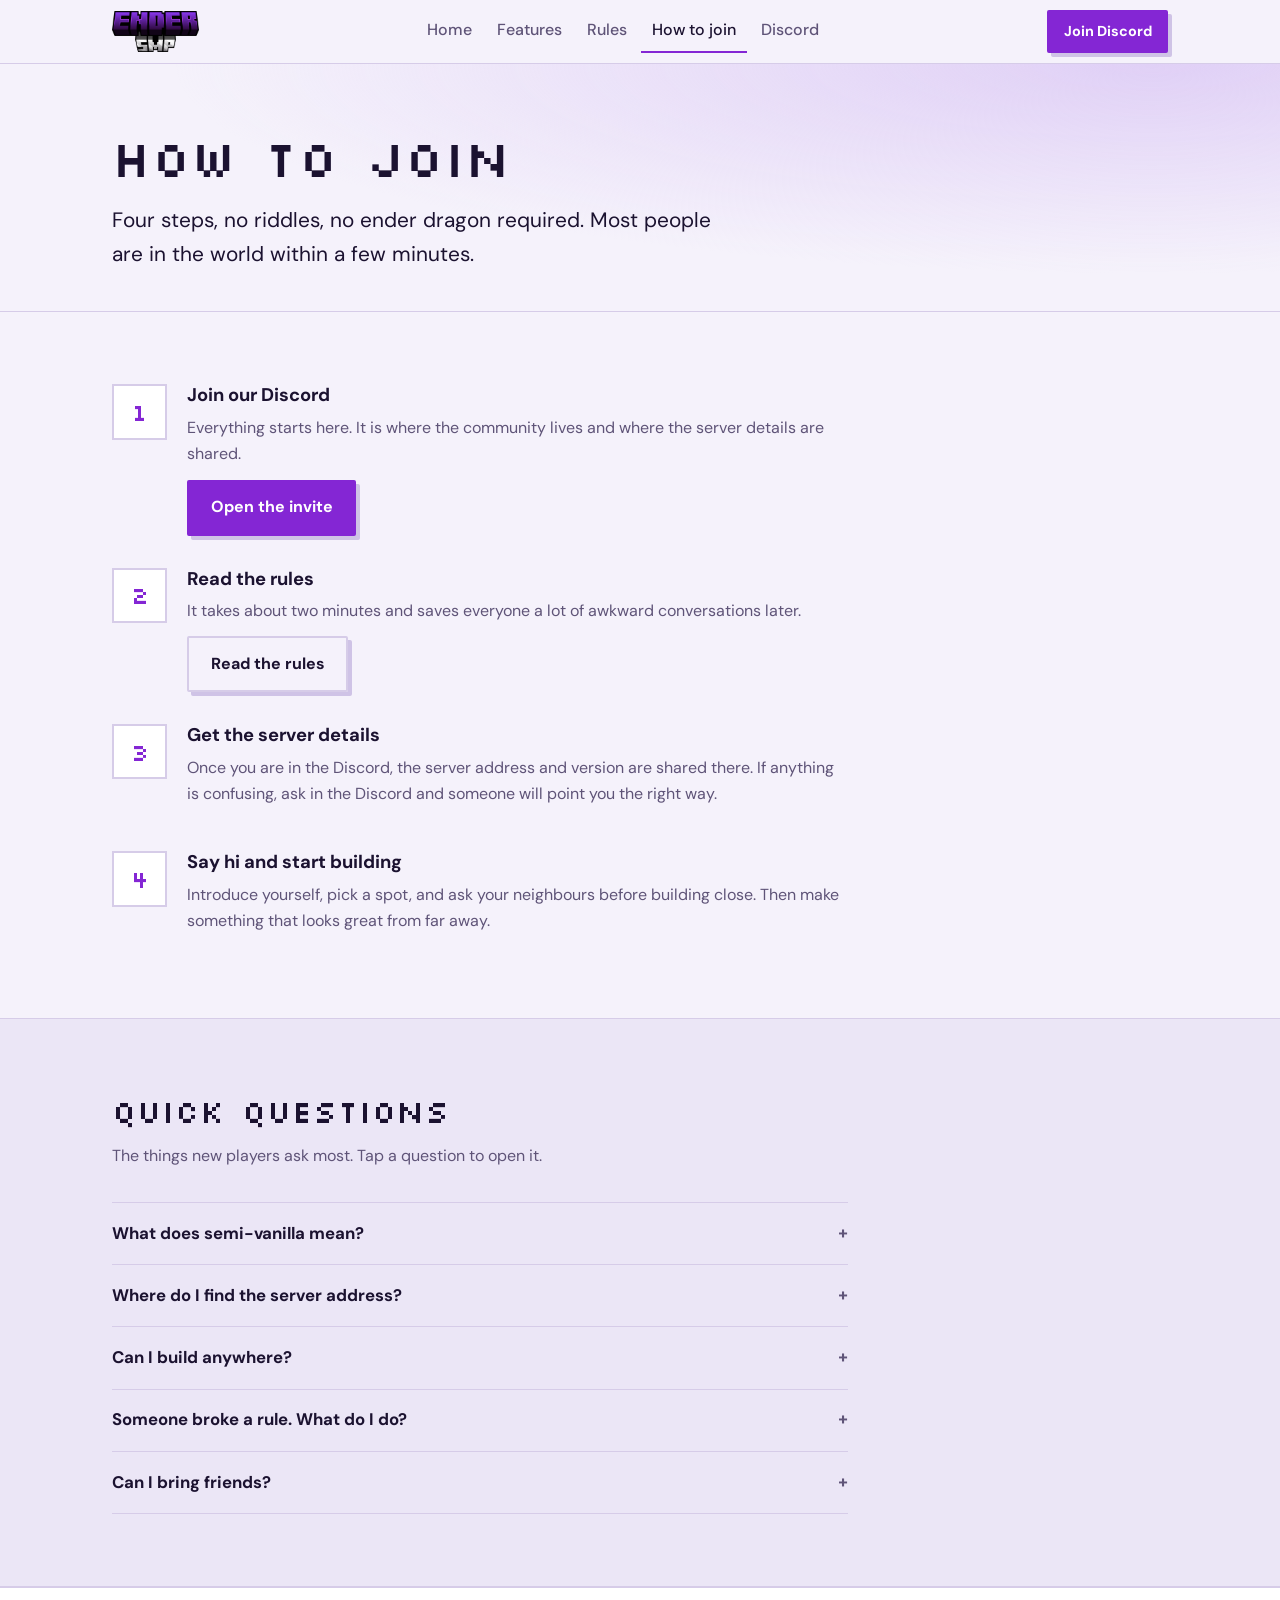
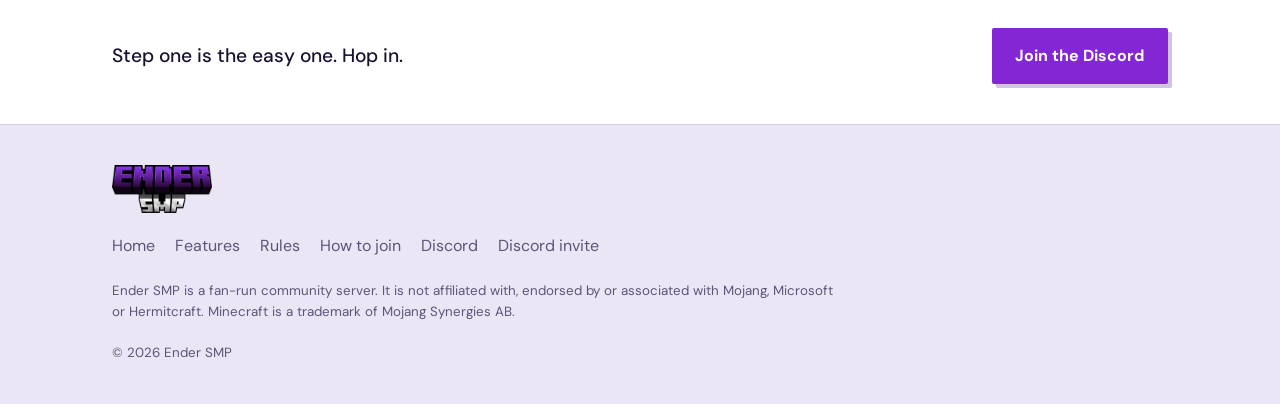
<file: join.html>
<!doctype html>
<html lang="en">
<head>
<meta charset="utf-8">
<meta name="viewport" content="width=device-width, initial-scale=1, viewport-fit=cover">
<title>How to join | Ender SMP</title>
<link rel="stylesheet" href="https://fonts.googleapis.com/css2?family=DM+Sans:wght@400;500;700&family=JetBrains+Mono:wght@400;500&family=Silkscreen&display=swap">
<style>
/* Layout concept: left-aligned pages with ruled sections and hard pixel shadows; the logo carries the hero. */
:root {
  --bg: #110c1b;
  --bg-2: #181027;
  --surface: #1e1530;
  --line: #33264d;
  --ink: #efeaf8;
  --muted: #a79bc2;
  --accent: #b765ff;
  --accent-ink: #14091f;
  --stone: #e3d9a3;
  --shadow: #05030a;
  --glow: #34194f;
  --display: "Silkscreen", "Courier New", monospace;
  --body: "DM Sans", system-ui, -apple-system, "Segoe UI", sans-serif;
  --mono: "JetBrains Mono", ui-monospace, "SFMono-Regular", Menlo, monospace;
  color-scheme: dark;
}
@media (prefers-color-scheme: light) {
  :root:not([data-theme="dark"]) {
    --bg: #f5f2fb;
    --bg-2: #ebe6f6;
    --surface: #ffffff;
    --line: #d6cce8;
    --ink: #1b1230;
    --muted: #5f5478;
    --accent: #8426d4;
    --accent-ink: #ffffff;
    --stone: #6b5f1d;
    --shadow: #cfc3e6;
    --glow: #e0d0f6;
    color-scheme: light;
  }
}
:root[data-theme="light"] {
  --bg: #f5f2fb;
  --bg-2: #ebe6f6;
  --surface: #ffffff;
  --line: #d6cce8;
  --ink: #1b1230;
  --muted: #5f5478;
  --accent: #8426d4;
  --accent-ink: #ffffff;
  --stone: #6b5f1d;
  --shadow: #cfc3e6;
  --glow: #e0d0f6;
  color-scheme: light;
}

* { box-sizing: border-box; }
html { scroll-behavior: smooth; }
body {
  margin: 0;
  background: var(--bg);
  color: var(--ink);
  font: 1rem/1.65 var(--body);
  -webkit-font-smoothing: antialiased;
}
img { max-width: 100%; height: auto; display: block; }
a { color: var(--accent); text-underline-offset: 3px; }
a:focus-visible, button:focus-visible, summary:focus-visible {
  outline: 3px solid var(--stone);
  outline-offset: 3px;
}
.wrap { max-width: 68rem; margin-inline: auto; padding-inline: 1rem; }

/* Header */
.site-head {
  position: sticky;
  top: env(safe-area-inset-top, 0px);
  z-index: 10;
  background: color-mix(in srgb, var(--bg) 90%, transparent);
  -webkit-backdrop-filter: blur(10px);
  backdrop-filter: blur(10px);
  border-bottom: 1px solid var(--line);
}
.bar {
  display: flex;
  flex-wrap: wrap;
  align-items: center;
  justify-content: space-between;
  gap: 0.25rem 1.25rem;
  padding-block: 0.6rem;
}
.brand { display: block; line-height: 0; }
.brand img { height: 2.6rem; width: auto; }
.site-nav {
  display: flex;
  gap: 0.15rem;
  min-width: 0;
  max-width: 100%;
  overflow-x: auto;
  white-space: nowrap;
}
.site-nav a {
  color: var(--muted);
  text-decoration: none;
  padding: 0.45rem 0.7rem;
  border-bottom: 2px solid transparent;
  font-weight: 500;
}
.site-nav a:hover { color: var(--ink); }
.site-nav a[aria-current="page"] { color: var(--ink); border-bottom-color: var(--accent); }
.bar .btn { padding: 0.5rem 0.9rem; font-size: 0.9rem; }
@media (max-width: 760px) {
  .site-nav { order: 3; flex-basis: 100%; }
}

/* Buttons */
.btn {
  display: inline-block;
  background: var(--accent);
  color: var(--accent-ink);
  font-weight: 700;
  text-decoration: none;
  padding: 0.8rem 1.35rem;
  border: 2px solid var(--accent);
  border-radius: 2px;
  box-shadow: 4px 4px 0 var(--shadow);
  transition: transform 0.12s ease, box-shadow 0.12s ease;
  cursor: pointer;
  font-family: var(--body);
  font-size: 1rem;
}
.btn:hover { transform: translate(2px, 2px); box-shadow: 2px 2px 0 var(--shadow); }
.btn.ghost { background: transparent; color: var(--ink); border-color: var(--line); }
.btn.ghost:hover { border-color: var(--accent); }
.cta-row { display: flex; flex-wrap: wrap; gap: 1rem; margin-top: 2rem; }

/* Hero */
.hero {
  position: relative;
  overflow: hidden;
  border-bottom: 1px solid var(--line);
  background: radial-gradient(ellipse at 85% 0%, var(--glow), transparent 62%), var(--bg);
}
.hero canvas {
  position: absolute;
  inset: 0;
  width: 100%;
  height: 100%;
  pointer-events: none;
}
.hero .wrap { position: relative; padding-block: clamp(2.5rem, 7vw, 5rem); }
.eyebrow {
  font-family: var(--mono);
  font-size: 0.75rem;
  letter-spacing: 0.14em;
  text-transform: uppercase;
  color: var(--stone);
  margin: 0 0 1.25rem;
}
.logo-h1 { margin: 0; line-height: 0; }
.logo-h1 img { width: min(30rem, 100%); }
.lede {
  max-width: 38rem;
  font-size: clamp(1.05rem, 2.2vw, 1.3rem);
  margin: 1.5rem 0 0;
}

/* Sections */
.sec { padding-block: clamp(2.5rem, 6vw, 4.5rem); }
.sec.alt { background: var(--bg-2); border-block: 1px solid var(--line); }
h2 {
  font-family: var(--display);
  font-size: clamp(1.35rem, 3.6vw, 2rem);
  font-weight: 400;
  letter-spacing: 0.03em;
  line-height: 1.25;
  text-wrap: balance;
  margin: 0 0 0.75rem;
}
h3 { font-size: 1.15rem; margin: 0 0 0.4rem; line-height: 1.3; }
.sec-intro { color: var(--muted); max-width: 40rem; margin: 0 0 2rem; }
p { margin: 0 0 1rem; }

.page-head {
  padding-block: clamp(2.5rem, 6vw, 4rem) clamp(1.5rem, 4vw, 2.5rem);
  border-bottom: 1px solid var(--line);
  background: radial-gradient(ellipse at 90% 0%, var(--glow), transparent 60%), var(--bg);
}
.page-head h1 {
  font-family: var(--display);
  font-weight: 400;
  font-size: clamp(1.8rem, 6vw, 3.2rem);
  letter-spacing: 0.03em;
  line-height: 1.15;
  text-wrap: balance;
  margin: 0 0 1rem;
}
.page-head .lede { margin-top: 0; }

/* Pillars and grids */
.grid {
  display: grid;
  grid-template-columns: repeat(auto-fit, minmax(15rem, 1fr));
  gap: 2rem;
}
.grid.four { grid-template-columns: repeat(auto-fit, minmax(13rem, 1fr)); }
.pillar { border-top: 3px solid var(--accent); padding-top: 1rem; min-width: 0; }
.pillar p { color: var(--muted); margin: 0; }
.pillar.stone { border-top-color: var(--stone); }
.pillar.plain { border-top-color: var(--line); }

/* Vanilla spectrum */
.spectrum { position: relative; margin-top: 3rem; padding-top: 2.4rem; max-width: 46rem; }
.track {
  height: 0.9rem;
  background: linear-gradient(90deg, var(--stone), var(--accent));
  border: 2px solid var(--line);
}
.marker {
  position: absolute;
  left: 28%;
  top: 0;
  transform: translateX(-50%);
  font-family: var(--mono);
  font-size: 0.72rem;
  letter-spacing: 0.1em;
  text-transform: uppercase;
  background: var(--accent);
  color: var(--accent-ink);
  padding: 0.2rem 0.5rem;
  white-space: nowrap;
}
.marker::after {
  content: "";
  position: absolute;
  left: 50%;
  top: 100%;
  width: 2px;
  height: 0.9rem;
  margin-left: -1px;
  background: var(--accent);
}
.ends {
  display: flex;
  justify-content: space-between;
  gap: 1rem;
  margin-top: 0.6rem;
  font-family: var(--mono);
  font-size: 0.72rem;
  letter-spacing: 0.08em;
  text-transform: uppercase;
  color: var(--muted);
}

/* Split layout and definition list */
.split { display: grid; grid-template-columns: 1fr; gap: 2rem; align-items: start; }
.split > * { min-width: 0; }
@media (min-width: 800px) { .split { grid-template-columns: 1fr 1.1fr; gap: 3.5rem; } }
.glance { display: grid; grid-template-columns: minmax(6.5rem, 11rem) 1fr; margin: 0; }
.glance dt, .glance dd { padding: 0.85rem 0; border-bottom: 1px solid var(--line); min-width: 0; }
.glance dt:first-of-type, .glance dd:first-of-type { border-top: 1px solid var(--line); }
.glance dt {
  font-family: var(--mono);
  font-size: 0.74rem;
  letter-spacing: 0.1em;
  text-transform: uppercase;
  color: var(--muted);
  padding-right: 1rem;
  padding-top: 1.05rem;
}
.glance dd { margin: 0; }

/* Band */
.band { background: var(--surface); border-top: 1px solid var(--line); }
.band .wrap {
  display: flex;
  flex-wrap: wrap;
  align-items: center;
  justify-content: space-between;
  gap: 1.5rem;
  padding-block: 2.5rem;
}
.band p { font-size: 1.2rem; font-weight: 500; margin: 0; max-width: 34rem; }

/* Rules and FAQ */
.rules { max-width: 46rem; border-bottom: 1px solid var(--line); }
details.rule { border-top: 1px solid var(--line); }
details.rule summary {
  cursor: pointer;
  list-style: none;
  display: flex;
  gap: 1rem;
  align-items: baseline;
  padding: 1.05rem 0;
  font-weight: 700;
  font-size: 1.05rem;
}
details.rule summary::-webkit-details-marker { display: none; }
details.rule summary::after { content: "+"; margin-left: auto; font-family: var(--mono); color: var(--muted); }
details.rule[open] summary::after { content: "\2013"; }
.rn { font-family: var(--mono); color: var(--accent); min-width: 2.2ch; font-size: 0.9rem; }
details.rule p { margin: 0 0 1.1rem 3.2rem; color: var(--muted); max-width: 40rem; }
details.faq p { margin-left: 0; }
.note { color: var(--muted); font-size: 0.95rem; max-width: 46rem; margin-top: 1.5rem; }

/* Steps */
ol.steps { list-style: none; counter-reset: s; display: grid; gap: 2rem; padding: 0; margin: 0; max-width: 46rem; }
ol.steps li { display: grid; grid-template-columns: auto 1fr; gap: 1.25rem; counter-increment: s; }
ol.steps li::before {
  content: counter(s);
  font-family: var(--display);
  font-size: 1.5rem;
  color: var(--accent);
  border: 2px solid var(--line);
  background: var(--surface);
  width: 3.2rem;
  height: 3.2rem;
  display: grid;
  place-items: center;
}
ol.steps li > div { min-width: 0; }
ol.steps p { color: var(--muted); margin: 0 0 0.75rem; }

/* Discord card */
.discord-card {
  border: 2px solid var(--accent);
  background: var(--surface);
  padding: clamp(1.25rem, 4vw, 2.5rem);
  box-shadow: 6px 6px 0 var(--shadow);
  max-width: 46rem;
}
.discord-card h2 { margin-bottom: 0.5rem; }
.discord-card p { color: var(--muted); }
.link-row { display: flex; flex-wrap: wrap; align-items: center; gap: 0.75rem; margin-top: 1.25rem; }
code.link {
  font-family: var(--mono);
  font-size: 0.9rem;
  word-break: break-all;
  background: var(--bg);
  border: 1px solid var(--line);
  padding: 0.55rem 0.8rem;
  min-width: 0;
}
.copy-status { font-family: var(--mono); font-size: 0.78rem; color: var(--stone); min-height: 1.2em; margin: 0.5rem 0 0; }
ul.ticks { list-style: none; padding: 0; margin: 0; display: grid; gap: 0.9rem; max-width: 40rem; }
ul.ticks li { padding-left: 1.6rem; position: relative; }
ul.ticks li::before {
  content: "";
  position: absolute;
  left: 0;
  top: 0.6em;
  width: 0.6rem;
  height: 0.6rem;
  background: var(--accent);
  box-shadow: 0.25rem 0.25rem 0 var(--stone);
}

/* Footer */
.foot { border-top: 1px solid var(--line); background: var(--bg-2); }
.foot .wrap { display: grid; gap: 1.25rem; padding-block: 2.5rem; }
.foot nav { display: flex; flex-wrap: wrap; gap: 0.5rem 1.25rem; }
.foot nav a { color: var(--muted); text-decoration: none; }
.foot nav a:hover { color: var(--ink); }
.foot small { color: var(--muted); max-width: 46rem; line-height: 1.6; }
.foot .brand img { height: 3rem; }

@media (prefers-reduced-motion: reduce) {
  html { scroll-behavior: auto; }
  .btn { transition: none; }
}

</style>
</head>
<body>
<header class="site-head">
<div class="wrap bar">
<a class="brand" href="index.html" aria-label="Ender SMP home"><img src="logo.png" alt="Ender SMP" width="1024" height="491"></a>
<nav class="site-nav" aria-label="Main"><a href="index.html">Home</a><a href="features.html">Features</a><a href="rules.html">Rules</a><a href="join.html" aria-current="page">How to join</a><a href="discord.html">Discord</a></nav>
<a class="btn" href="https://discord.gg/aFs7jXPnTN" target="_blank" rel="noopener">Join Discord</a>
</div>
</header>
<main>
<section class="page-head">
<div class="wrap">
<h1>How to join</h1>
<p class="lede">Four steps, no riddles, no ender dragon required. Most people are in the world within a few minutes.</p>
</div>
</section>

<section class="sec">
<div class="wrap">
<ol class="steps">
<li><div><h3>Join our Discord</h3><p>Everything starts here. It is where the community lives and where the server details are shared.</p><a class="btn" href="https://discord.gg/aFs7jXPnTN" target="_blank" rel="noopener">Open the invite</a></div></li>
<li><div><h3>Read the rules</h3><p>It takes about two minutes and saves everyone a lot of awkward conversations later.</p><a class="btn ghost" href="rules.html">Read the rules</a></div></li>
<li><div><h3>Get the server details</h3><p>Once you are in the Discord, the server address and version are shared there. If anything is confusing, ask in the Discord and someone will point you the right way.</p></div></li>
<li><div><h3>Say hi and start building</h3><p>Introduce yourself, pick a spot, and ask your neighbours before building close. Then make something that looks great from far away.</p></div></li>
</ol>
</div>
</section>

<section class="sec alt">
<div class="wrap">
<h2>Quick questions</h2>
<p class="sec-intro">The things new players ask most. Tap a question to open it.</p>
<div class="rules"><details class="rule faq"><summary><span>What does semi-vanilla mean?</span></summary><p>It plays like normal survival with a few light quality-of-life tweaks and no shortcuts. The <a href="features.html">Features page</a> has the full explanation.</p></details><details class="rule faq"><summary><span>Where do I find the server address?</span></summary><p>In our Discord. We keep it there so it is always up to date, and so we can say hello when you arrive.</p></details><details class="rule faq"><summary><span>Can I build anywhere?</span></summary><p>Mostly, yes. Explore, pick a spot you like, and ask nearby players before building close to them. See <a href="rules.html">the rules</a> for the polite details.</p></details><details class="rule faq"><summary><span>Someone broke a rule. What do I do?</span></summary><p>Tell staff in the Discord with screenshots or coordinates. Please do not take revenge, it only makes the paperwork longer.</p></details><details class="rule faq"><summary><span>Can I bring friends?</span></summary><p>Friends are welcome. Send them the Discord invite and they can follow the same steps as you.</p></details></div>
</div>
</section>
<section class="band">
<div class="wrap">
<p>Step one is the easy one. Hop in.</p>
<a class="btn" href="https://discord.gg/aFs7jXPnTN" target="_blank" rel="noopener">Join the Discord</a>
</div>
</section>
</main>
<footer class="foot">
<div class="wrap">
<a class="brand" href="index.html" aria-label="Ender SMP home"><img src="logo.png" alt="Ender SMP" width="1024" height="491"></a>
<nav aria-label="Footer"><a href="index.html">Home</a><a href="features.html">Features</a><a href="rules.html">Rules</a><a href="join.html">How to join</a><a href="discord.html">Discord</a><a href="https://discord.gg/aFs7jXPnTN" target="_blank" rel="noopener">Discord invite</a></nav>
<small>Ender SMP is a fan-run community server. It is not affiliated with, endorsed by or associated with Mojang, Microsoft or Hermitcraft. Minecraft is a trademark of Mojang Synergies AB.</small>
<small>&copy; 2026 Ender SMP</small>
</div>
</footer>
<script>
(function () {
  var c = document.getElementById('stars');
  if (c && c.getContext) {
    var x = c.getContext('2d'), w = 0, h = 0, p = [];
    var calm = window.matchMedia && window.matchMedia('(prefers-reduced-motion: reduce)').matches;
    var size = function () {
      w = c.width = c.offsetWidth; h = c.height = c.offsetHeight;
      var n = Math.min(80, Math.floor(w * h / 9000));
      p = [];
      for (var i = 0; i < n; i++) {
        p.push({ x: Math.random() * w, y: Math.random() * h, s: 2 + Math.floor(Math.random() * 3), v: 0.08 + Math.random() * 0.25, a: 0.2 + Math.random() * 0.6 });
      }
    };
    var draw = function () {
      x.clearRect(0, 0, w, h);
      var col = getComputedStyle(document.documentElement).getPropertyValue('--accent').trim() || '#b765ff';
      x.fillStyle = col;
      for (var i = 0; i < p.length; i++) {
        var q = p[i];
        x.globalAlpha = q.a;
        x.fillRect(Math.round(q.x), Math.round(q.y), q.s, q.s);
        if (!calm) { q.y -= q.v; if (q.y < -4) { q.y = h + 4; q.x = Math.random() * w; } }
      }
      x.globalAlpha = 1;
      if (!calm) requestAnimationFrame(draw);
    };
    size(); draw();
    window.addEventListener('resize', function () { size(); if (calm) draw(); });
  }
  var btns = document.querySelectorAll('[data-copy]');
  Array.prototype.forEach.call(btns, function (b) {
    b.addEventListener('click', function () {
      var text = b.getAttribute('data-copy');
      var status = document.getElementById('copy-status');
      var done = function (msg) { if (status) status.textContent = msg; };
      var fallback = function () {
        var el = document.getElementById('invite-text');
        if (el && window.getSelection) {
          var r = document.createRange(); r.selectNodeContents(el);
          var s = window.getSelection(); s.removeAllRanges(); s.addRange(r);
        }
        done('Link selected. Press Ctrl+C (or long-press) to copy it.');
      };
      if (navigator.clipboard && navigator.clipboard.writeText) {
        navigator.clipboard.writeText(text).then(function () { done('Copied. Go forth and join.'); }, fallback);
      } else { fallback(); }
    });
  });
})();
</script>
</body>
</html>
</file>
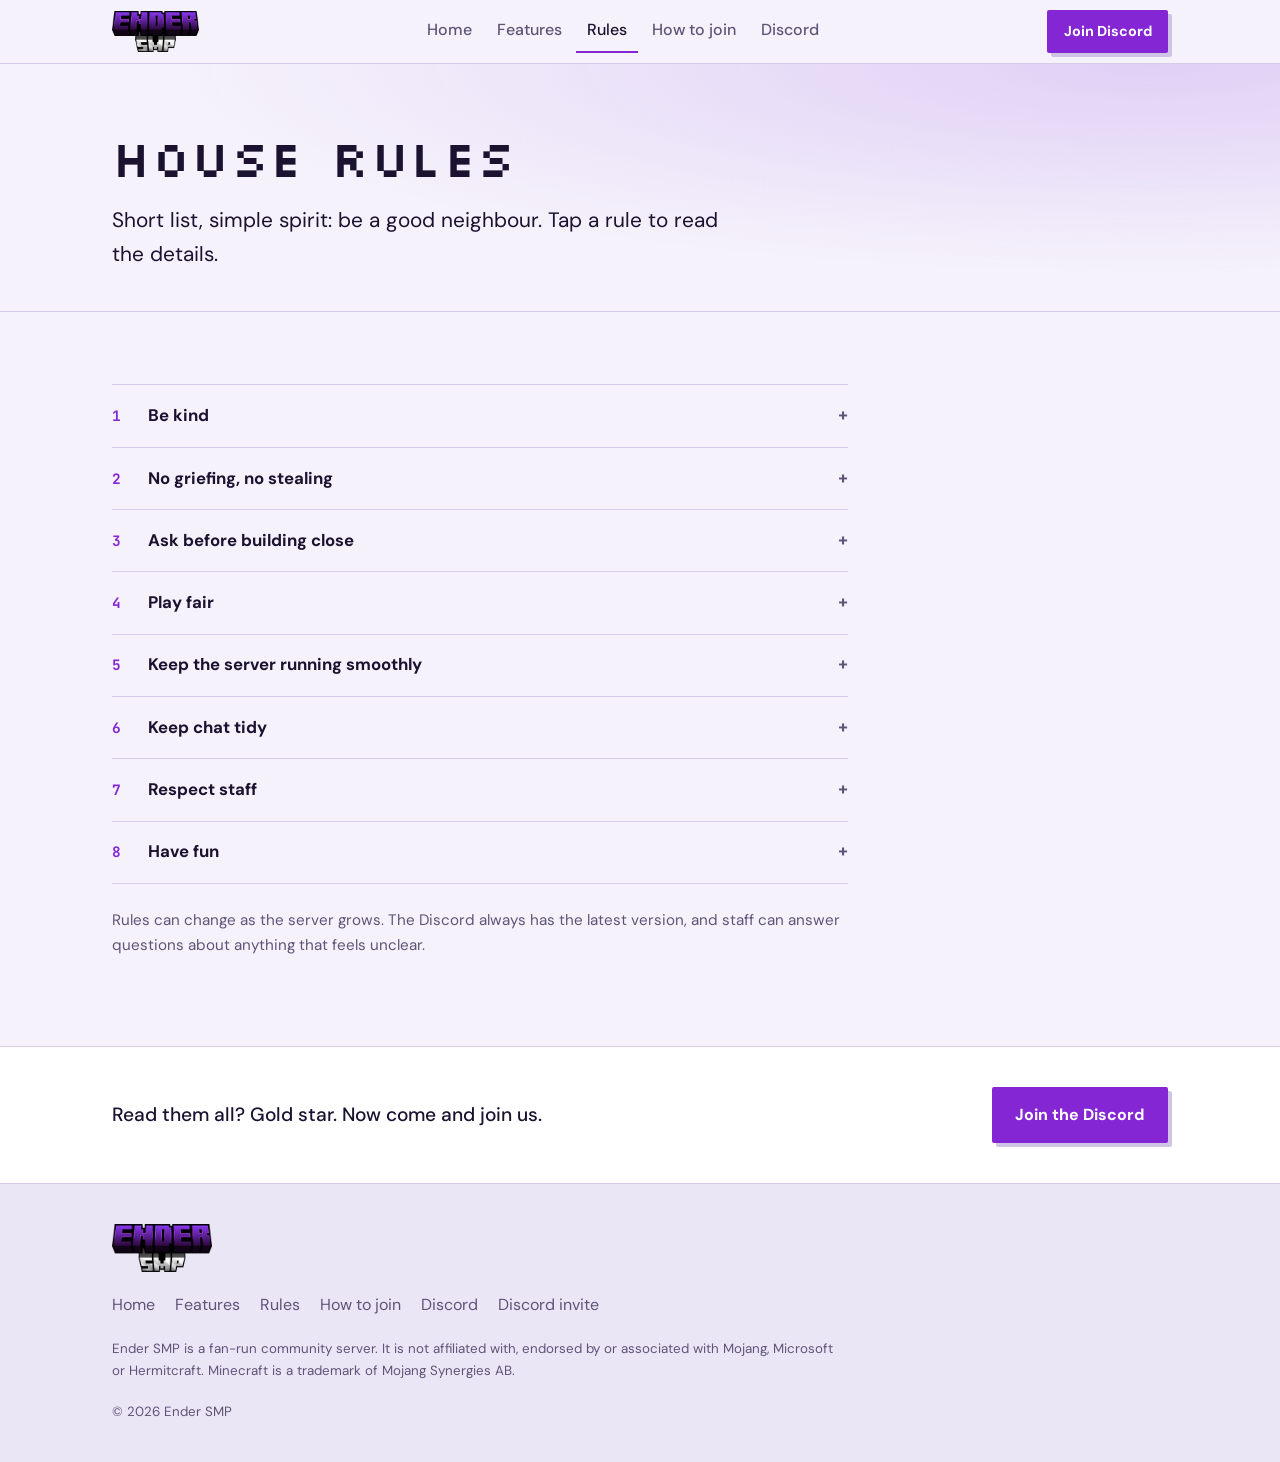
<file: rules.html>
<!doctype html>
<html lang="en">
<head>
<meta charset="utf-8">
<meta name="viewport" content="width=device-width, initial-scale=1, viewport-fit=cover">
<title>Rules | Ender SMP</title>
<link rel="stylesheet" href="https://fonts.googleapis.com/css2?family=DM+Sans:wght@400;500;700&family=JetBrains+Mono:wght@400;500&family=Silkscreen&display=swap">
<style>
/* Layout concept: left-aligned pages with ruled sections and hard pixel shadows; the logo carries the hero. */
:root {
  --bg: #110c1b;
  --bg-2: #181027;
  --surface: #1e1530;
  --line: #33264d;
  --ink: #efeaf8;
  --muted: #a79bc2;
  --accent: #b765ff;
  --accent-ink: #14091f;
  --stone: #e3d9a3;
  --shadow: #05030a;
  --glow: #34194f;
  --display: "Silkscreen", "Courier New", monospace;
  --body: "DM Sans", system-ui, -apple-system, "Segoe UI", sans-serif;
  --mono: "JetBrains Mono", ui-monospace, "SFMono-Regular", Menlo, monospace;
  color-scheme: dark;
}
@media (prefers-color-scheme: light) {
  :root:not([data-theme="dark"]) {
    --bg: #f5f2fb;
    --bg-2: #ebe6f6;
    --surface: #ffffff;
    --line: #d6cce8;
    --ink: #1b1230;
    --muted: #5f5478;
    --accent: #8426d4;
    --accent-ink: #ffffff;
    --stone: #6b5f1d;
    --shadow: #cfc3e6;
    --glow: #e0d0f6;
    color-scheme: light;
  }
}
:root[data-theme="light"] {
  --bg: #f5f2fb;
  --bg-2: #ebe6f6;
  --surface: #ffffff;
  --line: #d6cce8;
  --ink: #1b1230;
  --muted: #5f5478;
  --accent: #8426d4;
  --accent-ink: #ffffff;
  --stone: #6b5f1d;
  --shadow: #cfc3e6;
  --glow: #e0d0f6;
  color-scheme: light;
}

* { box-sizing: border-box; }
html { scroll-behavior: smooth; }
body {
  margin: 0;
  background: var(--bg);
  color: var(--ink);
  font: 1rem/1.65 var(--body);
  -webkit-font-smoothing: antialiased;
}
img { max-width: 100%; height: auto; display: block; }
a { color: var(--accent); text-underline-offset: 3px; }
a:focus-visible, button:focus-visible, summary:focus-visible {
  outline: 3px solid var(--stone);
  outline-offset: 3px;
}
.wrap { max-width: 68rem; margin-inline: auto; padding-inline: 1rem; }

/* Header */
.site-head {
  position: sticky;
  top: env(safe-area-inset-top, 0px);
  z-index: 10;
  background: color-mix(in srgb, var(--bg) 90%, transparent);
  -webkit-backdrop-filter: blur(10px);
  backdrop-filter: blur(10px);
  border-bottom: 1px solid var(--line);
}
.bar {
  display: flex;
  flex-wrap: wrap;
  align-items: center;
  justify-content: space-between;
  gap: 0.25rem 1.25rem;
  padding-block: 0.6rem;
}
.brand { display: block; line-height: 0; }
.brand img { height: 2.6rem; width: auto; }
.site-nav {
  display: flex;
  gap: 0.15rem;
  min-width: 0;
  max-width: 100%;
  overflow-x: auto;
  white-space: nowrap;
}
.site-nav a {
  color: var(--muted);
  text-decoration: none;
  padding: 0.45rem 0.7rem;
  border-bottom: 2px solid transparent;
  font-weight: 500;
}
.site-nav a:hover { color: var(--ink); }
.site-nav a[aria-current="page"] { color: var(--ink); border-bottom-color: var(--accent); }
.bar .btn { padding: 0.5rem 0.9rem; font-size: 0.9rem; }
@media (max-width: 760px) {
  .site-nav { order: 3; flex-basis: 100%; }
}

/* Buttons */
.btn {
  display: inline-block;
  background: var(--accent);
  color: var(--accent-ink);
  font-weight: 700;
  text-decoration: none;
  padding: 0.8rem 1.35rem;
  border: 2px solid var(--accent);
  border-radius: 2px;
  box-shadow: 4px 4px 0 var(--shadow);
  transition: transform 0.12s ease, box-shadow 0.12s ease;
  cursor: pointer;
  font-family: var(--body);
  font-size: 1rem;
}
.btn:hover { transform: translate(2px, 2px); box-shadow: 2px 2px 0 var(--shadow); }
.btn.ghost { background: transparent; color: var(--ink); border-color: var(--line); }
.btn.ghost:hover { border-color: var(--accent); }
.cta-row { display: flex; flex-wrap: wrap; gap: 1rem; margin-top: 2rem; }

/* Hero */
.hero {
  position: relative;
  overflow: hidden;
  border-bottom: 1px solid var(--line);
  background: radial-gradient(ellipse at 85% 0%, var(--glow), transparent 62%), var(--bg);
}
.hero canvas {
  position: absolute;
  inset: 0;
  width: 100%;
  height: 100%;
  pointer-events: none;
}
.hero .wrap { position: relative; padding-block: clamp(2.5rem, 7vw, 5rem); }
.eyebrow {
  font-family: var(--mono);
  font-size: 0.75rem;
  letter-spacing: 0.14em;
  text-transform: uppercase;
  color: var(--stone);
  margin: 0 0 1.25rem;
}
.logo-h1 { margin: 0; line-height: 0; }
.logo-h1 img { width: min(30rem, 100%); }
.lede {
  max-width: 38rem;
  font-size: clamp(1.05rem, 2.2vw, 1.3rem);
  margin: 1.5rem 0 0;
}

/* Sections */
.sec { padding-block: clamp(2.5rem, 6vw, 4.5rem); }
.sec.alt { background: var(--bg-2); border-block: 1px solid var(--line); }
h2 {
  font-family: var(--display);
  font-size: clamp(1.35rem, 3.6vw, 2rem);
  font-weight: 400;
  letter-spacing: 0.03em;
  line-height: 1.25;
  text-wrap: balance;
  margin: 0 0 0.75rem;
}
h3 { font-size: 1.15rem; margin: 0 0 0.4rem; line-height: 1.3; }
.sec-intro { color: var(--muted); max-width: 40rem; margin: 0 0 2rem; }
p { margin: 0 0 1rem; }

.page-head {
  padding-block: clamp(2.5rem, 6vw, 4rem) clamp(1.5rem, 4vw, 2.5rem);
  border-bottom: 1px solid var(--line);
  background: radial-gradient(ellipse at 90% 0%, var(--glow), transparent 60%), var(--bg);
}
.page-head h1 {
  font-family: var(--display);
  font-weight: 400;
  font-size: clamp(1.8rem, 6vw, 3.2rem);
  letter-spacing: 0.03em;
  line-height: 1.15;
  text-wrap: balance;
  margin: 0 0 1rem;
}
.page-head .lede { margin-top: 0; }

/* Pillars and grids */
.grid {
  display: grid;
  grid-template-columns: repeat(auto-fit, minmax(15rem, 1fr));
  gap: 2rem;
}
.grid.four { grid-template-columns: repeat(auto-fit, minmax(13rem, 1fr)); }
.pillar { border-top: 3px solid var(--accent); padding-top: 1rem; min-width: 0; }
.pillar p { color: var(--muted); margin: 0; }
.pillar.stone { border-top-color: var(--stone); }
.pillar.plain { border-top-color: var(--line); }

/* Vanilla spectrum */
.spectrum { position: relative; margin-top: 3rem; padding-top: 2.4rem; max-width: 46rem; }
.track {
  height: 0.9rem;
  background: linear-gradient(90deg, var(--stone), var(--accent));
  border: 2px solid var(--line);
}
.marker {
  position: absolute;
  left: 28%;
  top: 0;
  transform: translateX(-50%);
  font-family: var(--mono);
  font-size: 0.72rem;
  letter-spacing: 0.1em;
  text-transform: uppercase;
  background: var(--accent);
  color: var(--accent-ink);
  padding: 0.2rem 0.5rem;
  white-space: nowrap;
}
.marker::after {
  content: "";
  position: absolute;
  left: 50%;
  top: 100%;
  width: 2px;
  height: 0.9rem;
  margin-left: -1px;
  background: var(--accent);
}
.ends {
  display: flex;
  justify-content: space-between;
  gap: 1rem;
  margin-top: 0.6rem;
  font-family: var(--mono);
  font-size: 0.72rem;
  letter-spacing: 0.08em;
  text-transform: uppercase;
  color: var(--muted);
}

/* Split layout and definition list */
.split { display: grid; grid-template-columns: 1fr; gap: 2rem; align-items: start; }
.split > * { min-width: 0; }
@media (min-width: 800px) { .split { grid-template-columns: 1fr 1.1fr; gap: 3.5rem; } }
.glance { display: grid; grid-template-columns: minmax(6.5rem, 11rem) 1fr; margin: 0; }
.glance dt, .glance dd { padding: 0.85rem 0; border-bottom: 1px solid var(--line); min-width: 0; }
.glance dt:first-of-type, .glance dd:first-of-type { border-top: 1px solid var(--line); }
.glance dt {
  font-family: var(--mono);
  font-size: 0.74rem;
  letter-spacing: 0.1em;
  text-transform: uppercase;
  color: var(--muted);
  padding-right: 1rem;
  padding-top: 1.05rem;
}
.glance dd { margin: 0; }

/* Band */
.band { background: var(--surface); border-top: 1px solid var(--line); }
.band .wrap {
  display: flex;
  flex-wrap: wrap;
  align-items: center;
  justify-content: space-between;
  gap: 1.5rem;
  padding-block: 2.5rem;
}
.band p { font-size: 1.2rem; font-weight: 500; margin: 0; max-width: 34rem; }

/* Rules and FAQ */
.rules { max-width: 46rem; border-bottom: 1px solid var(--line); }
details.rule { border-top: 1px solid var(--line); }
details.rule summary {
  cursor: pointer;
  list-style: none;
  display: flex;
  gap: 1rem;
  align-items: baseline;
  padding: 1.05rem 0;
  font-weight: 700;
  font-size: 1.05rem;
}
details.rule summary::-webkit-details-marker { display: none; }
details.rule summary::after { content: "+"; margin-left: auto; font-family: var(--mono); color: var(--muted); }
details.rule[open] summary::after { content: "\2013"; }
.rn { font-family: var(--mono); color: var(--accent); min-width: 2.2ch; font-size: 0.9rem; }
details.rule p { margin: 0 0 1.1rem 3.2rem; color: var(--muted); max-width: 40rem; }
details.faq p { margin-left: 0; }
.note { color: var(--muted); font-size: 0.95rem; max-width: 46rem; margin-top: 1.5rem; }

/* Steps */
ol.steps { list-style: none; counter-reset: s; display: grid; gap: 2rem; padding: 0; margin: 0; max-width: 46rem; }
ol.steps li { display: grid; grid-template-columns: auto 1fr; gap: 1.25rem; counter-increment: s; }
ol.steps li::before {
  content: counter(s);
  font-family: var(--display);
  font-size: 1.5rem;
  color: var(--accent);
  border: 2px solid var(--line);
  background: var(--surface);
  width: 3.2rem;
  height: 3.2rem;
  display: grid;
  place-items: center;
}
ol.steps li > div { min-width: 0; }
ol.steps p { color: var(--muted); margin: 0 0 0.75rem; }

/* Discord card */
.discord-card {
  border: 2px solid var(--accent);
  background: var(--surface);
  padding: clamp(1.25rem, 4vw, 2.5rem);
  box-shadow: 6px 6px 0 var(--shadow);
  max-width: 46rem;
}
.discord-card h2 { margin-bottom: 0.5rem; }
.discord-card p { color: var(--muted); }
.link-row { display: flex; flex-wrap: wrap; align-items: center; gap: 0.75rem; margin-top: 1.25rem; }
code.link {
  font-family: var(--mono);
  font-size: 0.9rem;
  word-break: break-all;
  background: var(--bg);
  border: 1px solid var(--line);
  padding: 0.55rem 0.8rem;
  min-width: 0;
}
.copy-status { font-family: var(--mono); font-size: 0.78rem; color: var(--stone); min-height: 1.2em; margin: 0.5rem 0 0; }
ul.ticks { list-style: none; padding: 0; margin: 0; display: grid; gap: 0.9rem; max-width: 40rem; }
ul.ticks li { padding-left: 1.6rem; position: relative; }
ul.ticks li::before {
  content: "";
  position: absolute;
  left: 0;
  top: 0.6em;
  width: 0.6rem;
  height: 0.6rem;
  background: var(--accent);
  box-shadow: 0.25rem 0.25rem 0 var(--stone);
}

/* Footer */
.foot { border-top: 1px solid var(--line); background: var(--bg-2); }
.foot .wrap { display: grid; gap: 1.25rem; padding-block: 2.5rem; }
.foot nav { display: flex; flex-wrap: wrap; gap: 0.5rem 1.25rem; }
.foot nav a { color: var(--muted); text-decoration: none; }
.foot nav a:hover { color: var(--ink); }
.foot small { color: var(--muted); max-width: 46rem; line-height: 1.6; }
.foot .brand img { height: 3rem; }

@media (prefers-reduced-motion: reduce) {
  html { scroll-behavior: auto; }
  .btn { transition: none; }
}

</style>
</head>
<body>
<header class="site-head">
<div class="wrap bar">
<a class="brand" href="index.html" aria-label="Ender SMP home"><img src="logo.png" alt="Ender SMP" width="1024" height="491"></a>
<nav class="site-nav" aria-label="Main"><a href="index.html">Home</a><a href="features.html">Features</a><a href="rules.html" aria-current="page">Rules</a><a href="join.html">How to join</a><a href="discord.html">Discord</a></nav>
<a class="btn" href="https://discord.gg/aFs7jXPnTN" target="_blank" rel="noopener">Join Discord</a>
</div>
</header>
<main>
<section class="page-head">
<div class="wrap">
<h1>House rules</h1>
<p class="lede">Short list, simple spirit: be a good neighbour. Tap a rule to read the details.</p>
</div>
</section>

<section class="sec">
<div class="wrap">
<div class="rules"><details class="rule"><summary><span class="rn">1</span><span>Be kind</span></summary><p>Treat everyone with respect. Banter between friends is fine. Harassment, slurs and hate are not. If you would not say it to a friend's face, leave it unsaid.</p></details><details class="rule"><summary><span class="rn">2</span><span>No griefing, no stealing</span></summary><p>Do not break, burn or blow up other people's builds. Do not take items from chests, shops or farms unless it is clearly shared. Your own base can be a fortress, but it cannot be a heist.</p></details><details class="rule"><summary><span class="rn">3</span><span>Ask before building close</span></summary><p>Check with your neighbours before building near their base, and leave some breathing room. Nobody wants a cobblestone tower blocking their sunrise.</p></details><details class="rule"><summary><span class="rn">4</span><span>Play fair</span></summary><p>No hacked clients, x-ray or other unfair advantages. Do not exploit bugs that duplicate items or break the world. If you find one, report it and we will thank you.</p></details><details class="rule"><summary><span class="rn">5</span><span>Keep the server running smoothly</span></summary><p>Lag machines and giant farms that slow the server for everyone will be asked to change. Big farms are welcome. Tick-killers are not.</p></details><details class="rule"><summary><span class="rn">6</span><span>Keep chat tidy</span></summary><p>No spam and no ads for other servers. Keep heated arguments out of main chat. A joke is great, a ten-message flame war is not.</p></details><details class="rule"><summary><span class="rn">7</span><span>Respect staff</span></summary><p>Staff decisions stand in the moment. If you disagree, raise it calmly in the Discord. Arguing in public chat will not help your case.</p></details><details class="rule"><summary><span class="rn">8</span><span>Have fun</span></summary><p>This is the rule that matters most. If something is ruining the fun for you or others, tell us in the Discord and we will sort it out.</p></details></div>
<p class="note">Rules can change as the server grows. The Discord always has the latest version, and staff can answer questions about anything that feels unclear.</p>
</div>
</section>
<section class="band">
<div class="wrap">
<p>Read them all? Gold star. Now come and join us.</p>
<a class="btn" href="https://discord.gg/aFs7jXPnTN" target="_blank" rel="noopener">Join the Discord</a>
</div>
</section>
</main>
<footer class="foot">
<div class="wrap">
<a class="brand" href="index.html" aria-label="Ender SMP home"><img src="logo.png" alt="Ender SMP" width="1024" height="491"></a>
<nav aria-label="Footer"><a href="index.html">Home</a><a href="features.html">Features</a><a href="rules.html">Rules</a><a href="join.html">How to join</a><a href="discord.html">Discord</a><a href="https://discord.gg/aFs7jXPnTN" target="_blank" rel="noopener">Discord invite</a></nav>
<small>Ender SMP is a fan-run community server. It is not affiliated with, endorsed by or associated with Mojang, Microsoft or Hermitcraft. Minecraft is a trademark of Mojang Synergies AB.</small>
<small>&copy; 2026 Ender SMP</small>
</div>
</footer>
<script>
(function () {
  var c = document.getElementById('stars');
  if (c && c.getContext) {
    var x = c.getContext('2d'), w = 0, h = 0, p = [];
    var calm = window.matchMedia && window.matchMedia('(prefers-reduced-motion: reduce)').matches;
    var size = function () {
      w = c.width = c.offsetWidth; h = c.height = c.offsetHeight;
      var n = Math.min(80, Math.floor(w * h / 9000));
      p = [];
      for (var i = 0; i < n; i++) {
        p.push({ x: Math.random() * w, y: Math.random() * h, s: 2 + Math.floor(Math.random() * 3), v: 0.08 + Math.random() * 0.25, a: 0.2 + Math.random() * 0.6 });
      }
    };
    var draw = function () {
      x.clearRect(0, 0, w, h);
      var col = getComputedStyle(document.documentElement).getPropertyValue('--accent').trim() || '#b765ff';
      x.fillStyle = col;
      for (var i = 0; i < p.length; i++) {
        var q = p[i];
        x.globalAlpha = q.a;
        x.fillRect(Math.round(q.x), Math.round(q.y), q.s, q.s);
        if (!calm) { q.y -= q.v; if (q.y < -4) { q.y = h + 4; q.x = Math.random() * w; } }
      }
      x.globalAlpha = 1;
      if (!calm) requestAnimationFrame(draw);
    };
    size(); draw();
    window.addEventListener('resize', function () { size(); if (calm) draw(); });
  }
  var btns = document.querySelectorAll('[data-copy]');
  Array.prototype.forEach.call(btns, function (b) {
    b.addEventListener('click', function () {
      var text = b.getAttribute('data-copy');
      var status = document.getElementById('copy-status');
      var done = function (msg) { if (status) status.textContent = msg; };
      var fallback = function () {
        var el = document.getElementById('invite-text');
        if (el && window.getSelection) {
          var r = document.createRange(); r.selectNodeContents(el);
          var s = window.getSelection(); s.removeAllRanges(); s.addRange(r);
        }
        done('Link selected. Press Ctrl+C (or long-press) to copy it.');
      };
      if (navigator.clipboard && navigator.clipboard.writeText) {
        navigator.clipboard.writeText(text).then(function () { done('Copied. Go forth and join.'); }, fallback);
      } else { fallback(); }
    });
  });
})();
</script>
</body>
</html>
</file>
